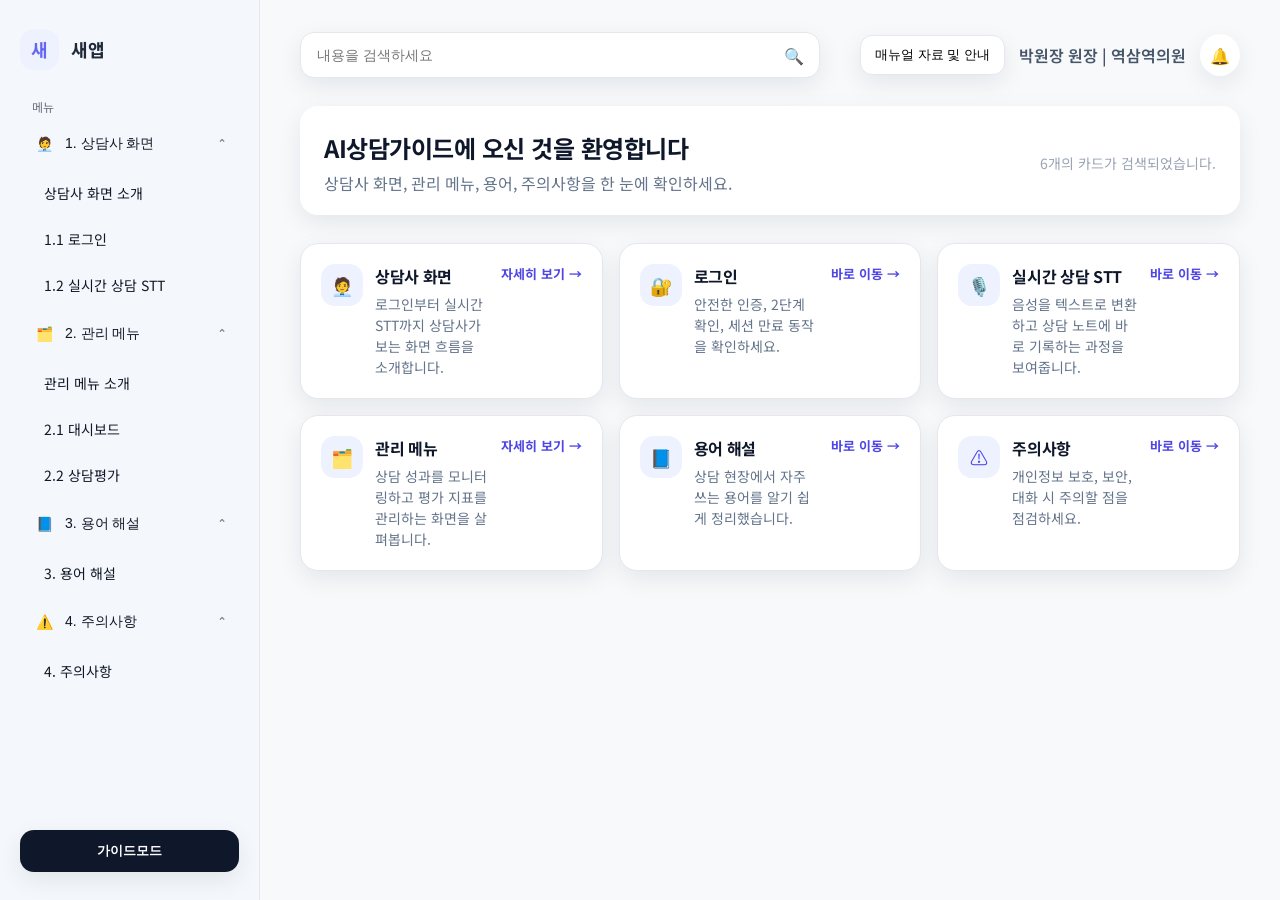
<file: index.html>
<!DOCTYPE html>
<html lang="ko">
<head>
  <meta charset="UTF-8">
  <meta name="viewport" content="width=device-width, initial-scale=1.0">
  <title>AI상담가이드 매뉴얼</title>
  <link rel="stylesheet" href="style.css">
  <link rel="preconnect" href="https://fonts.googleapis.com">
  <link rel="preconnect" href="https://fonts.gstatic.com" crossorigin>
  <link href="https://fonts.googleapis.com/css2?family=Noto+Sans+KR:wght@400;500;600;700&display=swap" rel="stylesheet">
</head>
<body data-page="home">
  <div class="app">
    <aside class="sidebar">
      <div class="logo">
        <span class="logo-mark">새</span>
        <span class="logo-text">새앱</span>
      </div>
      <nav class="nav" id="navMenu">
        <div class="nav-section">
          <div class="nav-label">메뉴</div>
          <button class="nav-accordion" data-target="counselor" aria-expanded="true">
            <span class="icon">🧑‍💼</span>
            <span class="text">1. 상담사 화면</span>
            <span class="chevron" aria-hidden="true">⌄</span>
          </button>
          <div class="nav-panel open" id="counselor">
            <a class="nav-item" data-section="counselor" data-page="counselor" href="counselor.html">상담사 화면 소개</a>
            <a class="nav-item" data-section="login" data-page="counselor" href="counselor.html#login">1.1 로그인</a>
            <a class="nav-item" data-section="stt" data-page="counselor" href="counselor.html#stt">1.2 실시간 상담 STT</a>
          </div>

          <button class="nav-accordion" data-target="management" aria-expanded="true">
            <span class="icon">🗂️</span>
            <span class="text">2. 관리 메뉴</span>
            <span class="chevron" aria-hidden="true">⌄</span>
          </button>
          <div class="nav-panel open" id="management">
            <a class="nav-item" data-section="management" data-page="management" href="management.html">관리 메뉴 소개</a>
            <a class="nav-item" data-section="dashboard" data-page="management" href="management.html#dashboard">2.1 대시보드</a>
            <a class="nav-item" data-section="review" data-page="management" href="management.html#review">2.2 상담평가</a>
          </div>

          <button class="nav-accordion" data-target="glossary" aria-expanded="true">
            <span class="icon">📘</span>
            <span class="text">3. 용어 해설</span>
            <span class="chevron" aria-hidden="true">⌄</span>
          </button>
          <div class="nav-panel open" id="glossary">
            <a class="nav-item" data-section="glossary" data-page="glossary" href="glossary.html">3. 용어 해설</a>
          </div>

          <button class="nav-accordion" data-target="caution" aria-expanded="true">
            <span class="icon">⚠️</span>
            <span class="text">4. 주의사항</span>
            <span class="chevron" aria-hidden="true">⌄</span>
          </button>
          <div class="nav-panel open" id="caution">
            <a class="nav-item" data-section="caution" data-page="caution" href="caution.html">4. 주의사항</a>
          </div>
        </div>
      </nav>
      <button class="guide-button">가이드모드</button>
    </aside>

    <main class="content" id="home">
      <header class="top-bar">
        <div class="search">
          <input type="search" id="searchInput" placeholder="내용을 검색하세요" aria-label="내용 검색">
          <span class="search-icon">🔍</span>
        </div>
        <div class="user-area">
          <button class="btn-outline">매뉴얼 자료 및 안내</button>
          <span class="user">박원장 원장 | 역삼역의원</span>
          <span class="bell" aria-hidden="true">🔔</span>
        </div>
      </header>

      <section class="welcome">
        <div>
          <h1>AI상담가이드에 오신 것을 환영합니다</h1>
          <p>상담사 화면, 관리 메뉴, 용어, 주의사항을 한 눈에 확인하세요.</p>
        </div>
        <span class="subtle" id="resultCount">6개의 카드가 검색되었습니다.</span>
      </section>

      <section class="card-grid" id="cardGrid">
        <article class="card" data-keywords="상담사 화면 로그인 stt">
          <div class="card-icon" aria-hidden="true">🧑‍💼</div>
          <div>
            <h2>상담사 화면</h2>
            <p>로그인부터 실시간 STT까지 상담사가 보는 화면 흐름을 소개합니다.</p>
          </div>
          <a class="cta" href="counselor.html">자세히 보기 →</a>
        </article>
        <article class="card" data-keywords="로그인 계정 보안">
          <div class="card-icon" aria-hidden="true">🔐</div>
          <div>
            <h2>로그인</h2>
            <p>안전한 인증, 2단계 확인, 세션 만료 동작을 확인하세요.</p>
          </div>
          <a class="cta" href="counselor.html#login">바로 이동 →</a>
        </article>
        <article class="card" data-keywords="실시간 상담 STT 음성 텍스트">
          <div class="card-icon" aria-hidden="true">🎙️</div>
          <div>
            <h2>실시간 상담 STT</h2>
            <p>음성을 텍스트로 변환하고 상담 노트에 바로 기록하는 과정을 보여줍니다.</p>
          </div>
          <a class="cta" href="counselor.html#stt">바로 이동 →</a>
        </article>
        <article class="card" data-keywords="관리 메뉴 대시보드 상담평가">
          <div class="card-icon" aria-hidden="true">🗂️</div>
          <div>
            <h2>관리 메뉴</h2>
            <p>상담 성과를 모니터링하고 평가 지표를 관리하는 화면을 살펴봅니다.</p>
          </div>
          <a class="cta" href="management.html">자세히 보기 →</a>
        </article>
        <article class="card" data-keywords="용어 해설 용어집">
          <div class="card-icon" aria-hidden="true">📘</div>
          <div>
            <h2>용어 해설</h2>
            <p>상담 현장에서 자주 쓰는 용어를 알기 쉽게 정리했습니다.</p>
          </div>
          <a class="cta" href="glossary.html">바로 이동 →</a>
        </article>
        <article class="card" data-keywords="주의사항 보안 개인정보">
          <div class="card-icon" aria-hidden="true">⚠️</div>
          <div>
            <h2>주의사항</h2>
            <p>개인정보 보호, 보안, 대화 시 주의할 점을 점검하세요.</p>
          </div>
          <a class="cta" href="caution.html">바로 이동 →</a>
        </article>
      </section>
    </main>
  </div>

  <script src="script.js"></script>
</body>
</html>
</file>
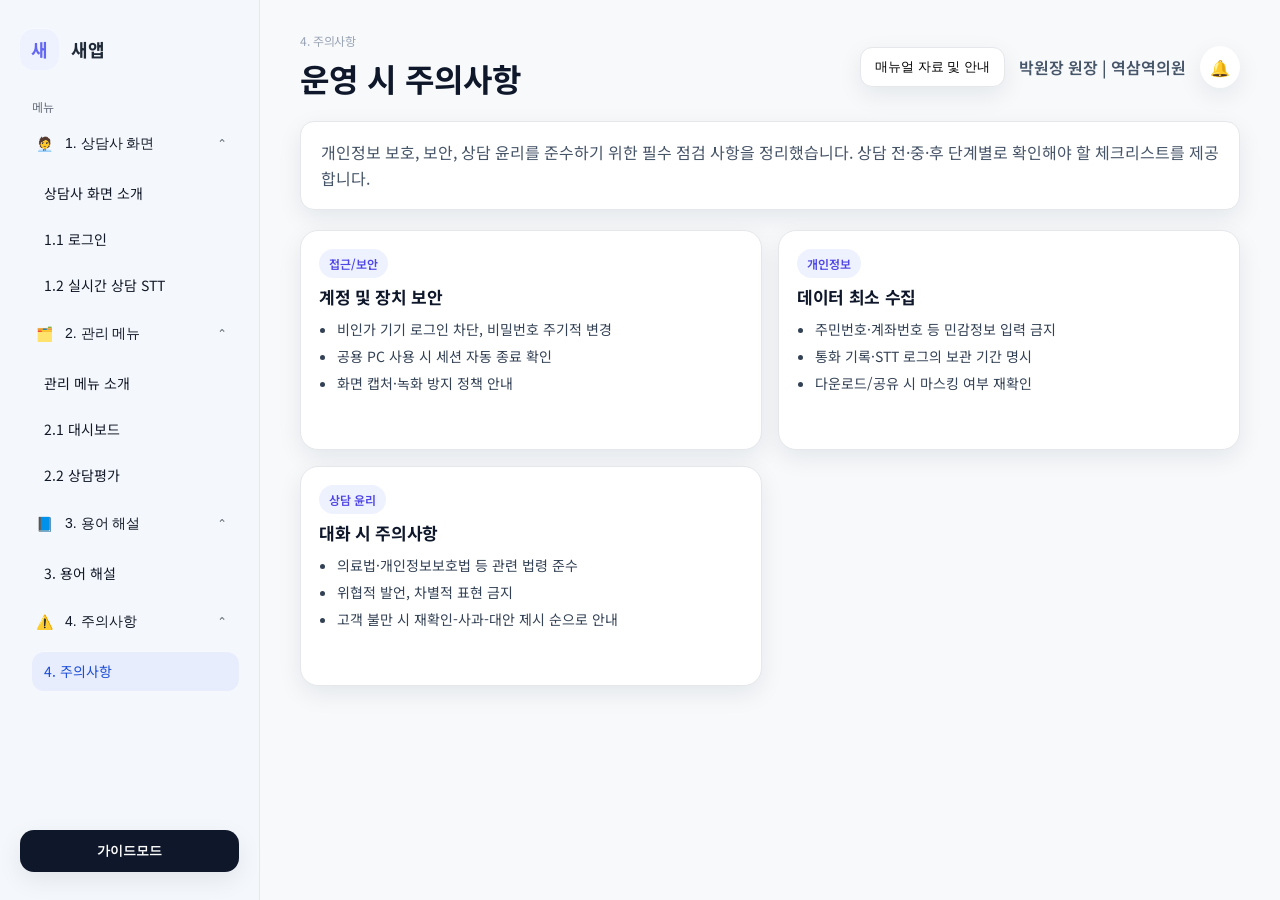
<file: caution.html>
<!DOCTYPE html>
<html lang="ko">
<head>
  <meta charset="UTF-8">
  <meta name="viewport" content="width=device-width, initial-scale=1.0">
  <title>주의사항 | AI상담가이드</title>
  <link rel="stylesheet" href="style.css">
  <link rel="preconnect" href="https://fonts.googleapis.com">
  <link rel="preconnect" href="https://fonts.gstatic.com" crossorigin>
  <link href="https://fonts.googleapis.com/css2?family=Noto+Sans+KR:wght@400;500;600;700&display=swap" rel="stylesheet">
</head>
<body data-page="caution">
  <div class="app">
    <aside class="sidebar">
      <div class="logo">
        <span class="logo-mark">새</span>
        <span class="logo-text">새앱</span>
      </div>
      <nav class="nav" id="navMenu">
        <div class="nav-section">
          <div class="nav-label">메뉴</div>
          <button class="nav-accordion" data-target="counselor" aria-expanded="true">
            <span class="icon">🧑‍💼</span>
            <span class="text">1. 상담사 화면</span>
            <span class="chevron" aria-hidden="true">⌄</span>
          </button>
          <div class="nav-panel open" id="counselor">
            <a class="nav-item" data-section="counselor" data-page="counselor" href="counselor.html">상담사 화면 소개</a>
            <a class="nav-item" data-section="login" data-page="counselor" href="counselor.html#login">1.1 로그인</a>
            <a class="nav-item" data-section="stt" data-page="counselor" href="counselor.html#stt">1.2 실시간 상담 STT</a>
          </div>

          <button class="nav-accordion" data-target="management" aria-expanded="true">
            <span class="icon">🗂️</span>
            <span class="text">2. 관리 메뉴</span>
            <span class="chevron" aria-hidden="true">⌄</span>
          </button>
          <div class="nav-panel open" id="management">
            <a class="nav-item" data-section="management" data-page="management" href="management.html">관리 메뉴 소개</a>
            <a class="nav-item" data-section="dashboard" data-page="management" href="management.html#dashboard">2.1 대시보드</a>
            <a class="nav-item" data-section="review" data-page="management" href="management.html#review">2.2 상담평가</a>
          </div>

          <button class="nav-accordion" data-target="glossary" aria-expanded="true">
            <span class="icon">📘</span>
            <span class="text">3. 용어 해설</span>
            <span class="chevron" aria-hidden="true">⌄</span>
          </button>
          <div class="nav-panel open" id="glossary">
            <a class="nav-item" data-section="glossary" data-page="glossary" href="glossary.html">3. 용어 해설</a>
          </div>

          <button class="nav-accordion" data-target="caution" aria-expanded="true">
            <span class="icon">⚠️</span>
            <span class="text">4. 주의사항</span>
            <span class="chevron" aria-hidden="true">⌄</span>
          </button>
          <div class="nav-panel open" id="caution">
            <a class="nav-item" data-section="caution" data-page="caution" href="caution.html">4. 주의사항</a>
          </div>
        </div>
      </nav>
      <button class="guide-button">가이드모드</button>
    </aside>

    <main class="content content--detail" id="caution-page">
      <header class="top-bar">
        <div>
          <p class="breadcrumb">4. 주의사항</p>
          <h1>운영 시 주의사항</h1>
        </div>
        <div class="user-area">
          <button class="btn-outline">매뉴얼 자료 및 안내</button>
          <span class="user">박원장 원장 | 역삼역의원</span>
          <span class="bell" aria-hidden="true">🔔</span>
        </div>
      </header>

      <section class="intro">
        <p>개인정보 보호, 보안, 상담 윤리를 준수하기 위한 필수 점검 사항을 정리했습니다. 상담 전·중·후 단계별로 확인해야 할 체크리스트를 제공합니다.</p>
      </section>

      <section class="detail-grid detail-grid--single caution-grid">
        <article class="detail-card">
          <div class="detail-card__header">
            <div class="pill">접근/보안</div>
            <h2>계정 및 장치 보안</h2>
          </div>
          <ul class="detail-list">
            <li>비인가 기기 로그인 차단, 비밀번호 주기적 변경</li>
            <li>공용 PC 사용 시 세션 자동 종료 확인</li>
            <li>화면 캡처·녹화 방지 정책 안내</li>
          </ul>
        </article>

        <article class="detail-card">
          <div class="detail-card__header">
            <div class="pill">개인정보</div>
            <h2>데이터 최소 수집</h2>
          </div>
          <ul class="detail-list">
            <li>주민번호·계좌번호 등 민감정보 입력 금지</li>
            <li>통화 기록·STT 로그의 보관 기간 명시</li>
            <li>다운로드/공유 시 마스킹 여부 재확인</li>
          </ul>
        </article>

        <article class="detail-card">
          <div class="detail-card__header">
            <div class="pill">상담 윤리</div>
            <h2>대화 시 주의사항</h2>
          </div>
          <ul class="detail-list">
            <li>의료법·개인정보보호법 등 관련 법령 준수</li>
            <li>위협적 발언, 차별적 표현 금지</li>
            <li>고객 불만 시 재확인-사과-대안 제시 순으로 안내</li>
          </ul>
        </article>
      </section>
    </main>
  </div>

  <script src="script.js"></script>
</body>
</html>
</file>
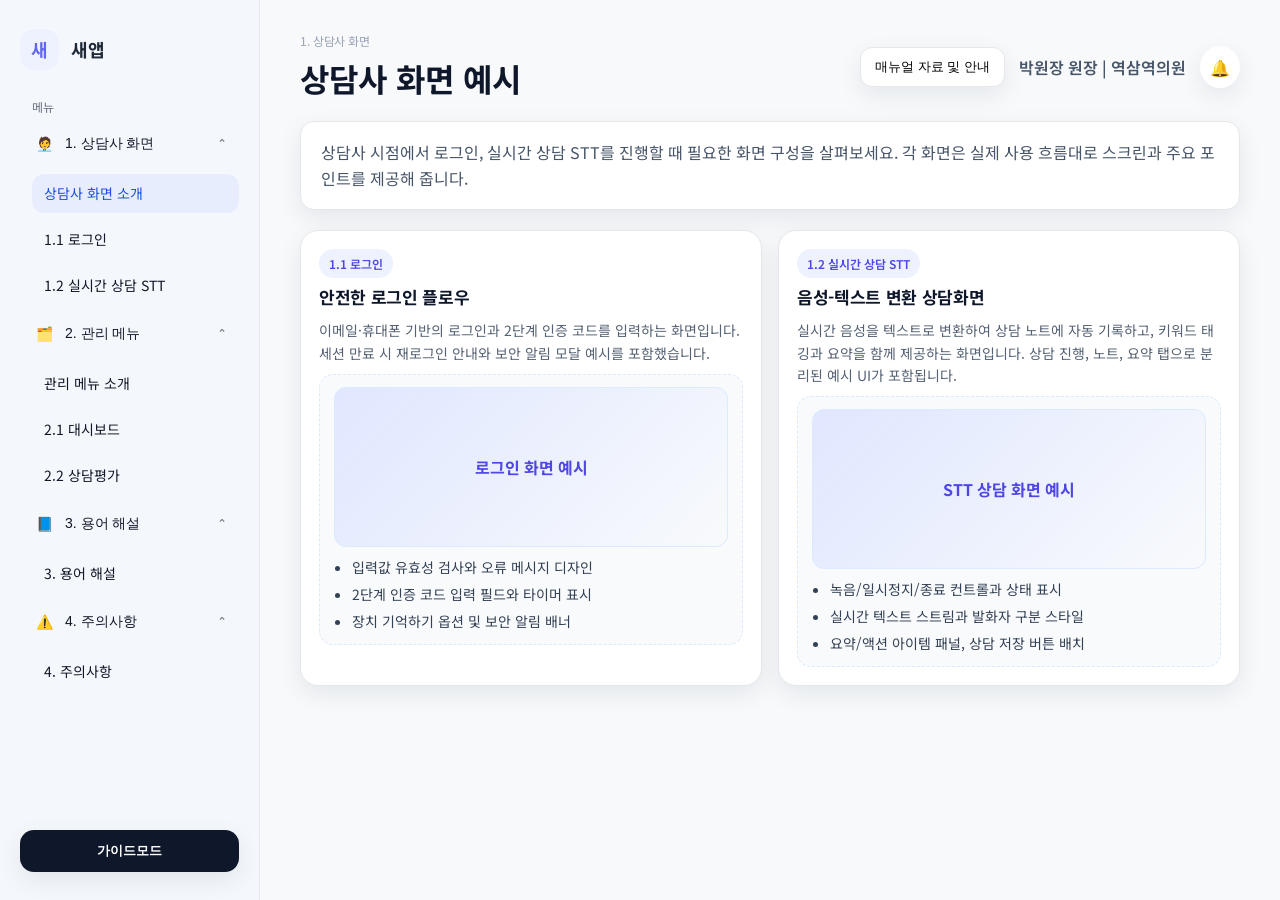
<file: counselor.html>
<!DOCTYPE html>
<html lang="ko">
<head>
  <meta charset="UTF-8">
  <meta name="viewport" content="width=device-width, initial-scale=1.0">
  <title>상담사 화면 | AI상담가이드</title>
  <link rel="stylesheet" href="style.css">
  <link rel="preconnect" href="https://fonts.googleapis.com">
  <link rel="preconnect" href="https://fonts.gstatic.com" crossorigin>
  <link href="https://fonts.googleapis.com/css2?family=Noto+Sans+KR:wght@400;500;600;700&display=swap" rel="stylesheet">
</head>
<body data-page="counselor">
  <div class="app">
    <aside class="sidebar">
      <div class="logo">
        <span class="logo-mark">새</span>
        <span class="logo-text">새앱</span>
      </div>
      <nav class="nav" id="navMenu">
        <div class="nav-section">
          <div class="nav-label">메뉴</div>
          <button class="nav-accordion" data-target="counselor" aria-expanded="true">
            <span class="icon">🧑‍💼</span>
            <span class="text">1. 상담사 화면</span>
            <span class="chevron" aria-hidden="true">⌄</span>
          </button>
          <div class="nav-panel open" id="counselor">
            <a class="nav-item" data-section="counselor" data-page="counselor" href="counselor.html">상담사 화면 소개</a>
            <a class="nav-item" data-section="login" data-page="counselor" href="#login">1.1 로그인</a>
            <a class="nav-item" data-section="stt" data-page="counselor" href="#stt">1.2 실시간 상담 STT</a>
          </div>

          <button class="nav-accordion" data-target="management" aria-expanded="true">
            <span class="icon">🗂️</span>
            <span class="text">2. 관리 메뉴</span>
            <span class="chevron" aria-hidden="true">⌄</span>
          </button>
          <div class="nav-panel open" id="management">
            <a class="nav-item" data-section="management" data-page="management" href="management.html">관리 메뉴 소개</a>
            <a class="nav-item" data-section="dashboard" data-page="management" href="management.html#dashboard">2.1 대시보드</a>
            <a class="nav-item" data-section="review" data-page="management" href="management.html#review">2.2 상담평가</a>
          </div>

          <button class="nav-accordion" data-target="glossary" aria-expanded="true">
            <span class="icon">📘</span>
            <span class="text">3. 용어 해설</span>
            <span class="chevron" aria-hidden="true">⌄</span>
          </button>
          <div class="nav-panel open" id="glossary">
            <a class="nav-item" data-section="glossary" data-page="glossary" href="glossary.html">3. 용어 해설</a>
          </div>

          <button class="nav-accordion" data-target="caution" aria-expanded="true">
            <span class="icon">⚠️</span>
            <span class="text">4. 주의사항</span>
            <span class="chevron" aria-hidden="true">⌄</span>
          </button>
          <div class="nav-panel open" id="caution">
            <a class="nav-item" data-section="caution" data-page="caution" href="caution.html">4. 주의사항</a>
          </div>
        </div>
      </nav>
      <button class="guide-button">가이드모드</button>
    </aside>

    <main class="content content--detail" id="counselor-page">
      <header class="top-bar">
        <div>
          <p class="breadcrumb">1. 상담사 화면</p>
          <h1>상담사 화면 예시</h1>
        </div>
        <div class="user-area">
          <button class="btn-outline">매뉴얼 자료 및 안내</button>
          <span class="user">박원장 원장 | 역삼역의원</span>
          <span class="bell" aria-hidden="true">🔔</span>
        </div>
      </header>

      <section class="intro">
        <p>상담사 시점에서 로그인, 실시간 상담 STT를 진행할 때 필요한 화면 구성을 살펴보세요. 각 화면은 실제 사용 흐름대로 스크린과 주요 포인트를 제공해 줍니다.</p>
      </section>

      <section class="detail-grid detail-grid--single">
        <article id="login" class="detail-card">
          <div class="detail-card__header">
            <div class="pill">1.1 로그인</div>
            <h2>안전한 로그인 플로우</h2>
          </div>
          <p class="detail-card__desc">이메일·휴대폰 기반의 로그인과 2단계 인증 코드를 입력하는 화면입니다. 세션 만료 시 재로그인 안내와 보안 알림 모달 예시를 포함했습니다.</p>
          <div class="figure">
            <div class="figure__screen">로그인 화면 예시</div>
            <ul class="detail-list">
              <li>입력값 유효성 검사와 오류 메시지 디자인</li>
              <li>2단계 인증 코드 입력 필드와 타이머 표시</li>
              <li>장치 기억하기 옵션 및 보안 알림 배너</li>
            </ul>
          </div>
        </article>

        <article id="stt" class="detail-card">
          <div class="detail-card__header">
            <div class="pill">1.2 실시간 상담 STT</div>
            <h2>음성-텍스트 변환 상담화면</h2>
          </div>
          <p class="detail-card__desc">실시간 음성을 텍스트로 변환하여 상담 노트에 자동 기록하고, 키워드 태깅과 요약을 함께 제공하는 화면입니다. 상담 진행, 노트, 요약 탭으로 분리된 예시 UI가 포함됩니다.</p>
          <div class="figure">
            <div class="figure__screen">STT 상담 화면 예시</div>
            <ul class="detail-list">
              <li>녹음/일시정지/종료 컨트롤과 상태 표시</li>
              <li>실시간 텍스트 스트림과 발화자 구분 스타일</li>
              <li>요약/액션 아이템 패널, 상담 저장 버튼 배치</li>
            </ul>
          </div>
        </article>
      </section>
    </main>
  </div>

  <script src="script.js"></script>
</body>
</html>
</file>
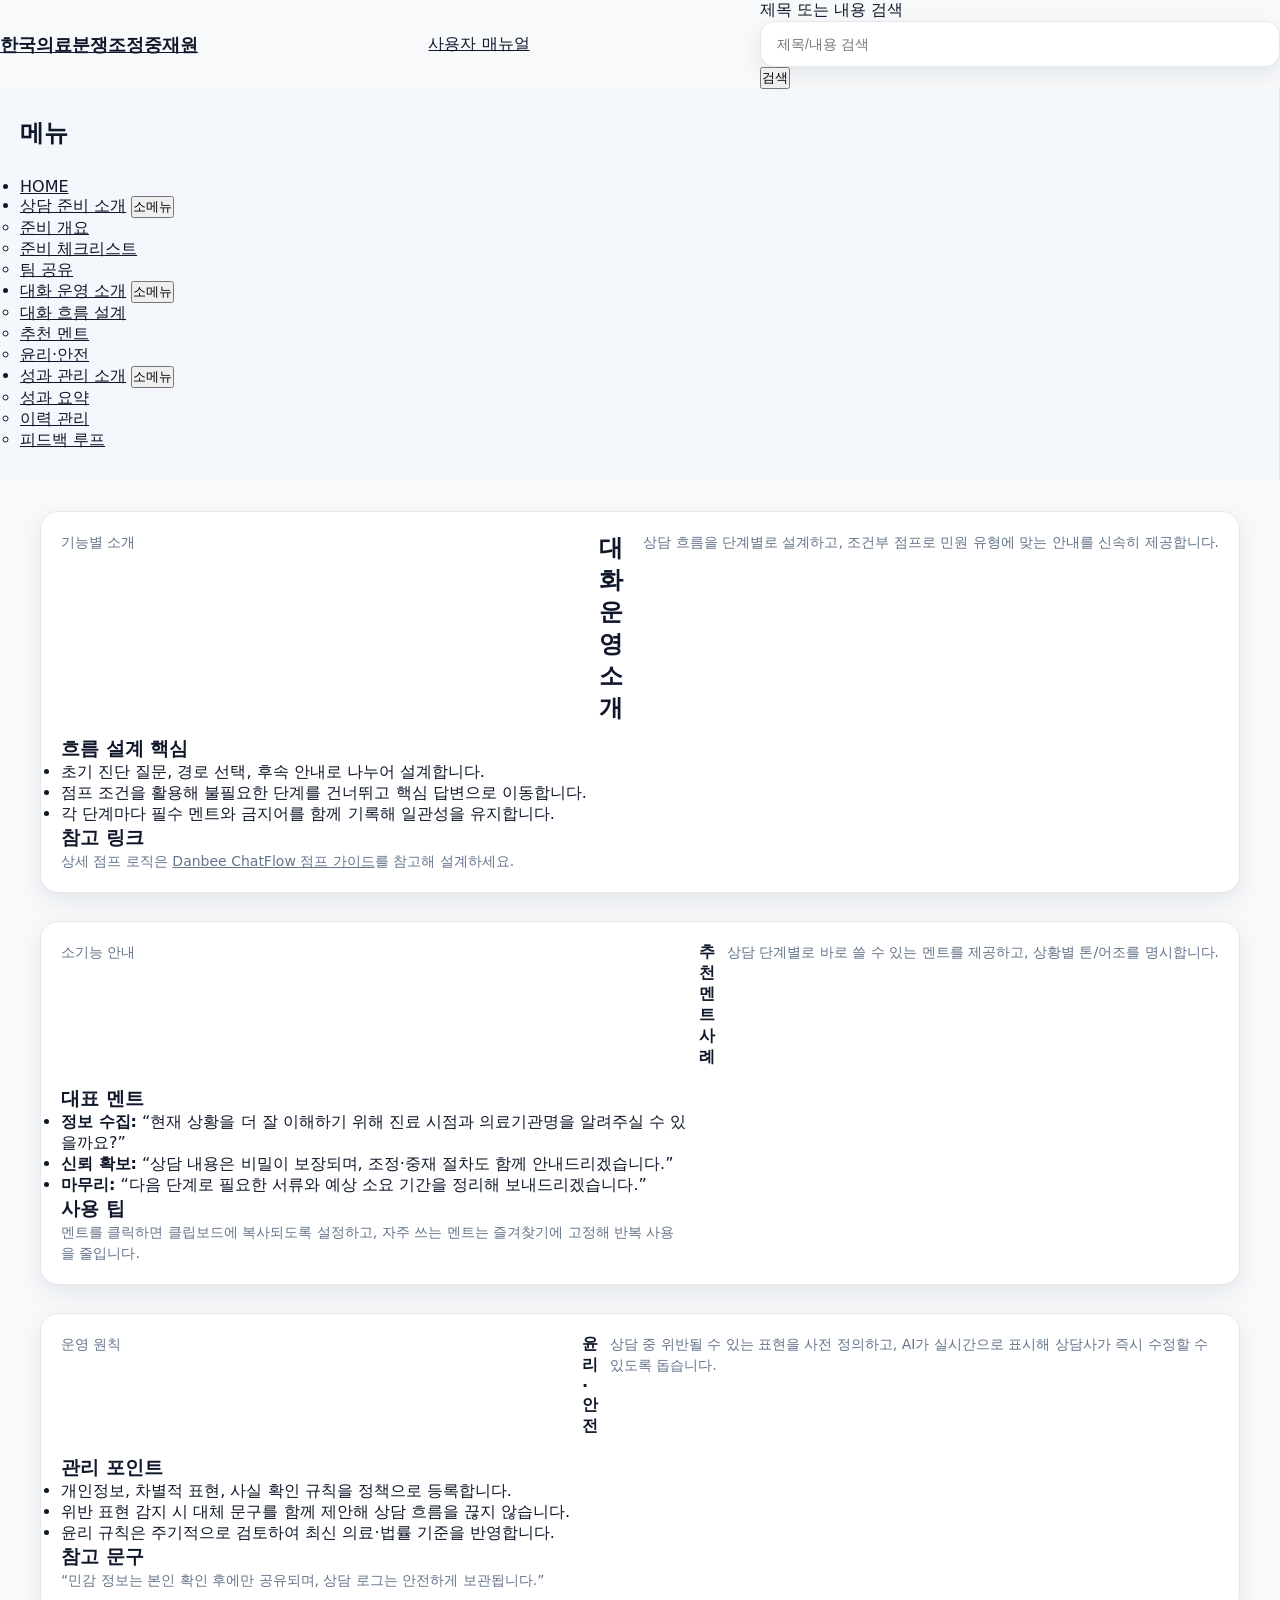
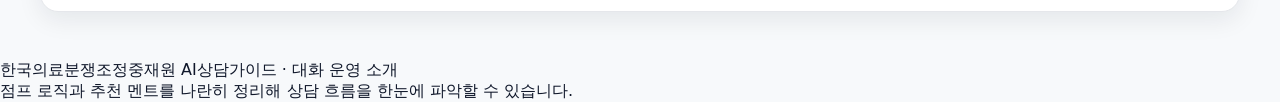
<file: feature-dialogue.html>
<!DOCTYPE html>
<html lang="ko">
<head>
  <meta charset="UTF-8" />
  <meta name="viewport" content="width=device-width, initial-scale=1.0" />
  <title>대화 운영 소개 | 한국의료분쟁조정중재원 AI상담가이드</title>
  <link rel="stylesheet" href="style.css" />
</head>
<body>
  <header class="top-bar">
    <a class="logo" href="index.html#home" aria-label="한국의료분쟁조정중재원 홈으로 이동">한국의료분쟁조정중재원</a>
    <nav class="top-nav" aria-label="상단 메뉴">
      <a href="index.html#manual">사용자 매뉴얼</a>
    </nav>
    <form class="search" id="searchForm" role="search" aria-label="제목과 내용 검색">
      <label class="sr-only" for="searchInput">제목 또는 내용 검색</label>
      <input type="search" id="searchInput" name="search" placeholder="제목/내용 검색" />
      <button type="submit">검색</button>
    </form>
  </header>

  <div class="layout">
    <aside class="sidebar" aria-label="좌측 메뉴">
      <div class="sidebar-header">
        <h2>메뉴</h2>
      </div>
      <nav>
        <ul class="accordion" id="sidebarMenu">
          <li class="accordion-link"><a href="index.html#home">HOME</a></li>

          <li class="accordion-item">
            <div class="accordion-header">
              <a class="section-link" href="feature-prep.html">상담 준비 소개</a>
              <button class="accordion-toggle" aria-expanded="false" aria-controls="prep-menu">소메뉴</button>
            </div>
            <ul class="accordion-panel" id="prep-menu">
              <li><a href="feature-prep.html#prep-overview">준비 개요</a></li>
              <li><a href="feature-prep.html#prep-templates">준비 체크리스트</a></li>
              <li><a href="feature-prep.html#prep-hand-off">팀 공유</a></li>
            </ul>
          </li>

          <li class="accordion-item">
            <div class="accordion-header">
              <a class="section-link" href="feature-dialogue.html">대화 운영 소개</a>
              <button class="accordion-toggle" aria-expanded="false" aria-controls="dialogue-menu">소메뉴</button>
            </div>
            <ul class="accordion-panel" id="dialogue-menu">
              <li><a href="#dialogue-structure">대화 흐름 설계</a></li>
              <li><a href="#dialogue-examples">추천 멘트</a></li>
              <li><a href="#dialogue-safety">윤리·안전</a></li>
            </ul>
          </li>

          <li class="accordion-item">
            <div class="accordion-header">
              <a class="section-link" href="feature-reporting.html">성과 관리 소개</a>
              <button class="accordion-toggle" aria-expanded="false" aria-controls="reporting-menu">소메뉴</button>
            </div>
            <ul class="accordion-panel" id="reporting-menu">
              <li><a href="feature-reporting.html#reporting-summary">성과 요약</a></li>
              <li><a href="feature-reporting.html#reporting-history">이력 관리</a></li>
              <li><a href="feature-reporting.html#reporting-feedback">피드백 루프</a></li>
            </ul>
          </li>
        </ul>
      </nav>
    </aside>

    <main id="manual" class="content">
      <section id="dialogue-structure" class="card content-section" data-title="대화 흐름 설계" data-keywords="점프 시나리오 대화 구조">
        <p class="eyebrow">기능별 소개</p>
        <h1>대화 운영 소개</h1>
        <p class="lead">상담 흐름을 단계별로 설계하고, 조건부 점프로 민원 유형에 맞는 안내를 신속히 제공합니다.</p>
        <div class="grid-two">
          <div>
            <h3>흐름 설계 핵심</h3>
            <ul>
              <li>초기 진단 질문, 경로 선택, 후속 안내로 나누어 설계합니다.</li>
              <li>점프 조건을 활용해 불필요한 단계를 건너뛰고 핵심 답변으로 이동합니다.</li>
              <li>각 단계마다 필수 멘트와 금지어를 함께 기록해 일관성을 유지합니다.</li>
            </ul>
          </div>
          <div>
            <h3>참고 링크</h3>
            <p>상세 점프 로직은 <a href="https://doc.danbee.ai/chatflow_jump.html" target="_blank" rel="noreferrer">Danbee ChatFlow 점프 가이드</a>를 참고해 설계하세요.</p>
          </div>
        </div>
      </section>

      <section id="dialogue-examples" class="card content-section" data-title="추천 멘트 사례" data-keywords="추천 멘트 응답 예시 톤">
        <p class="eyebrow">소기능 안내</p>
        <h2>추천 멘트 사례</h2>
        <p class="lead">상담 단계별로 바로 쓸 수 있는 멘트를 제공하고, 상황별 톤/어조를 명시합니다.</p>
        <div class="grid-two">
          <div>
            <h3>대표 멘트</h3>
            <ul>
              <li><strong>정보 수집:</strong> “현재 상황을 더 잘 이해하기 위해 진료 시점과 의료기관명을 알려주실 수 있을까요?”</li>
              <li><strong>신뢰 확보:</strong> “상담 내용은 비밀이 보장되며, 조정·중재 절차도 함께 안내드리겠습니다.”</li>
              <li><strong>마무리:</strong> “다음 단계로 필요한 서류와 예상 소요 기간을 정리해 보내드리겠습니다.”</li>
            </ul>
          </div>
          <div>
            <h3>사용 팁</h3>
            <p>멘트를 클릭하면 클립보드에 복사되도록 설정하고, 자주 쓰는 멘트는 즐겨찾기에 고정해 반복 사용을 줄입니다.</p>
          </div>
        </div>
      </section>

      <section id="dialogue-safety" class="card content-section" data-title="윤리·안전" data-keywords="윤리 가이드 개인정보 보호">
        <p class="eyebrow">운영 원칙</p>
        <h2>윤리·안전</h2>
        <p class="lead">상담 중 위반될 수 있는 표현을 사전 정의하고, AI가 실시간으로 표시해 상담사가 즉시 수정할 수 있도록 돕습니다.</p>
        <div class="grid-two">
          <div>
            <h3>관리 포인트</h3>
            <ul>
              <li>개인정보, 차별적 표현, 사실 확인 규칙을 정책으로 등록합니다.</li>
              <li>위반 표현 감지 시 대체 문구를 함께 제안해 상담 흐름을 끊지 않습니다.</li>
              <li>윤리 규칙은 주기적으로 검토하여 최신 의료·법률 기준을 반영합니다.</li>
            </ul>
          </div>
          <div>
            <h3>참고 문구</h3>
            <p>“민감 정보는 본인 확인 후에만 공유되며, 상담 로그는 안전하게 보관됩니다.”</p>
          </div>
        </div>
      </section>
    </main>
  </div>

  <footer class="footer">
    <p>한국의료분쟁조정중재원 AI상담가이드 · 대화 운영 소개</p>
    <p class="footer-note">점프 로직과 추천 멘트를 나란히 정리해 상담 흐름을 한눈에 파악할 수 있습니다.</p>
  </footer>

  <script src="script.js"></script>
</body>
</html>
</file>
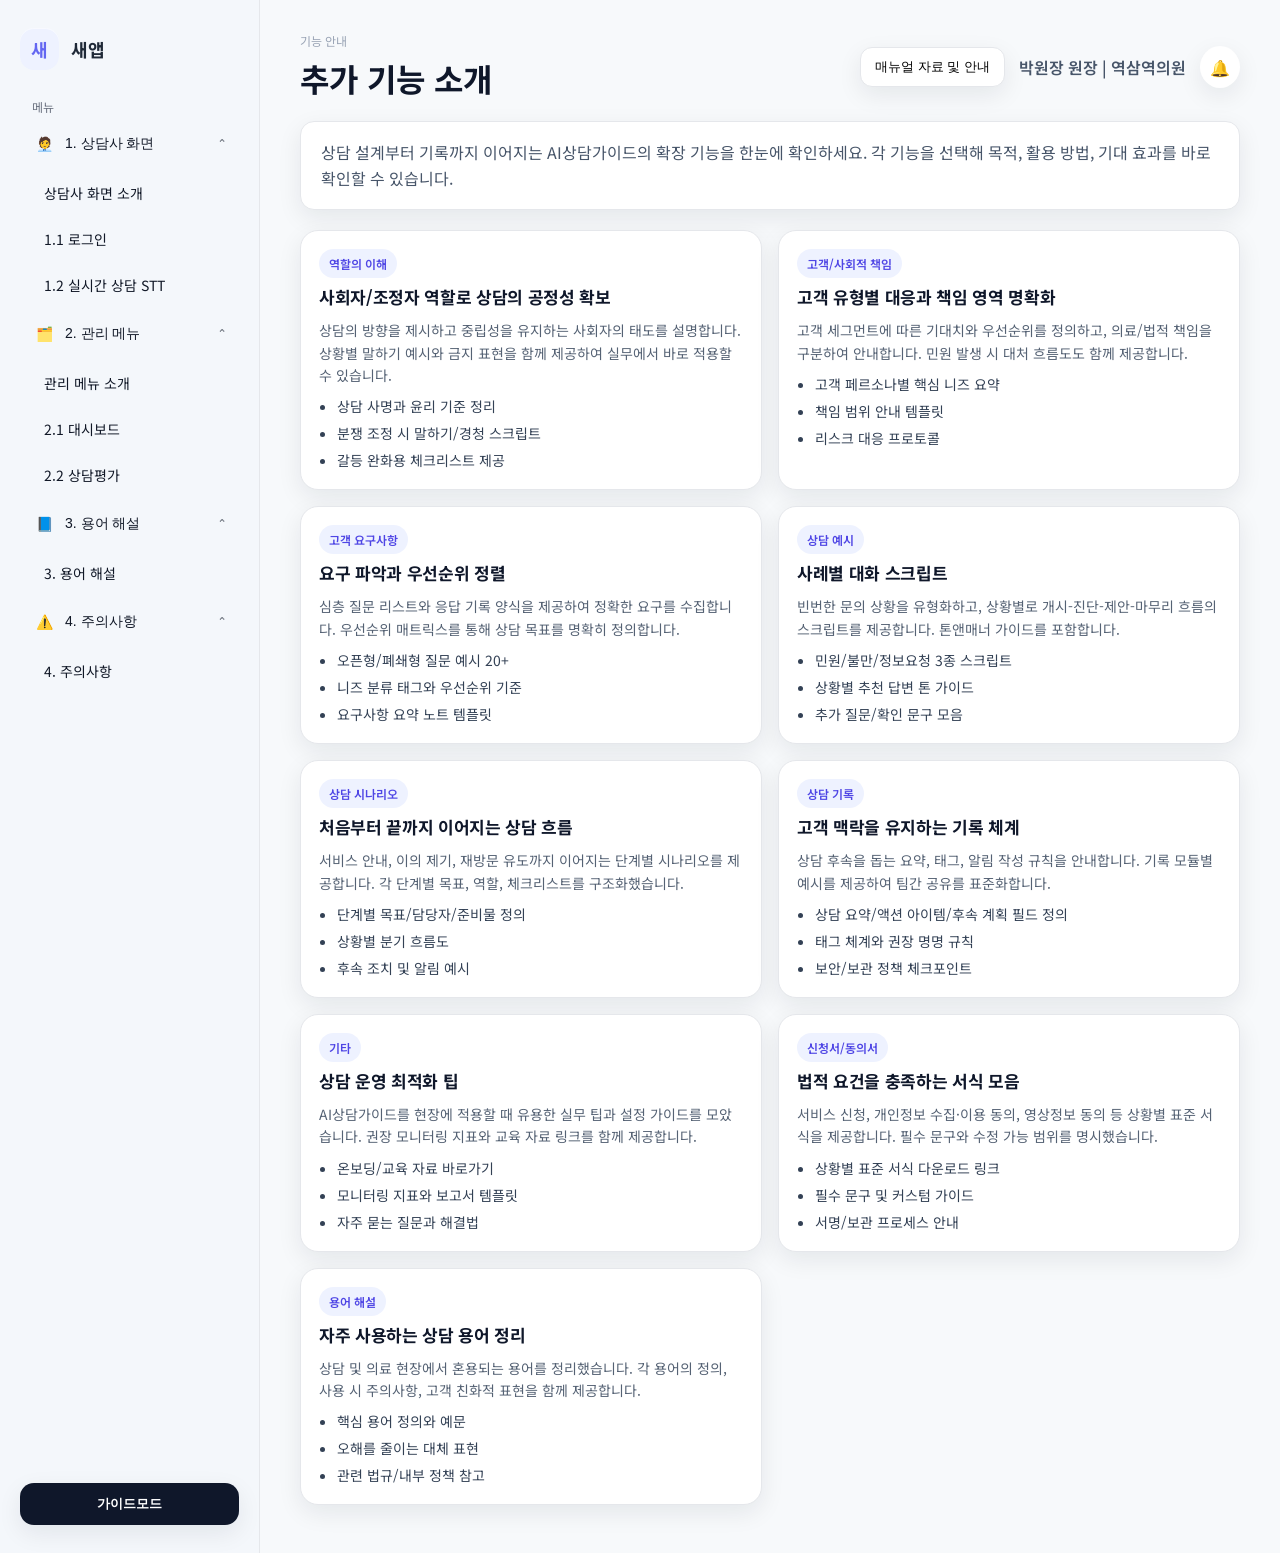
<file: feature-intro.html>
<!DOCTYPE html>
<html lang="ko">
<head>
  <meta charset="UTF-8">
  <meta name="viewport" content="width=device-width, initial-scale=1.0">
  <title>AI상담가이드 기능 소개</title>
  <link rel="stylesheet" href="style.css">
  <link rel="preconnect" href="https://fonts.googleapis.com">
  <link rel="preconnect" href="https://fonts.gstatic.com" crossorigin>
  <link href="https://fonts.googleapis.com/css2?family=Noto+Sans+KR:wght@400;500;600;700&display=swap" rel="stylesheet">
</head>
<body data-page="features">
  <div class="app">
    <aside class="sidebar">
      <div class="logo">
        <span class="logo-mark">새</span>
        <span class="logo-text">새앱</span>
      </div>
      <nav class="nav" id="navMenu">
        <div class="nav-section">
          <div class="nav-label">메뉴</div>
          <button class="nav-accordion" data-target="counselor" aria-expanded="true">
            <span class="icon">🧑‍💼</span>
            <span class="text">1. 상담사 화면</span>
            <span class="chevron" aria-hidden="true">⌄</span>
          </button>
          <div class="nav-panel open" id="counselor">
            <a class="nav-item" data-section="counselor" data-page="counselor" href="counselor.html">상담사 화면 소개</a>
            <a class="nav-item" data-section="login" data-page="counselor" href="counselor.html#login">1.1 로그인</a>
            <a class="nav-item" data-section="stt" data-page="counselor" href="counselor.html#stt">1.2 실시간 상담 STT</a>
          </div>

          <button class="nav-accordion" data-target="management" aria-expanded="true">
            <span class="icon">🗂️</span>
            <span class="text">2. 관리 메뉴</span>
            <span class="chevron" aria-hidden="true">⌄</span>
          </button>
          <div class="nav-panel open" id="management">
            <a class="nav-item" data-section="management" data-page="management" href="management.html">관리 메뉴 소개</a>
            <a class="nav-item" data-section="dashboard" data-page="management" href="management.html#dashboard">2.1 대시보드</a>
            <a class="nav-item" data-section="review" data-page="management" href="management.html#review">2.2 상담평가</a>
          </div>

          <button class="nav-accordion" data-target="glossary" aria-expanded="true">
            <span class="icon">📘</span>
            <span class="text">3. 용어 해설</span>
            <span class="chevron" aria-hidden="true">⌄</span>
          </button>
          <div class="nav-panel open" id="glossary">
            <a class="nav-item" data-section="glossary" data-page="glossary" href="glossary.html">3. 용어 해설</a>
          </div>

          <button class="nav-accordion" data-target="caution" aria-expanded="true">
            <span class="icon">⚠️</span>
            <span class="text">4. 주의사항</span>
            <span class="chevron" aria-hidden="true">⌄</span>
          </button>
          <div class="nav-panel open" id="caution">
            <a class="nav-item" data-section="caution" data-page="caution" href="caution.html">4. 주의사항</a>
          </div>
        </div>
      </nav>
      <button class="guide-button">가이드모드</button>
    </aside>

    <main class="content content--detail" id="overview">
      <header class="top-bar">
        <div>
          <p class="breadcrumb">기능 안내</p>
          <h1>추가 기능 소개</h1>
        </div>
        <div class="user-area">
          <button class="btn-outline">매뉴얼 자료 및 안내</button>
          <span class="user">박원장 원장 | 역삼역의원</span>
          <span class="bell" aria-hidden="true">🔔</span>
        </div>
      </header>

      <section class="intro">
        <p>상담 설계부터 기록까지 이어지는 AI상담가이드의 확장 기능을 한눈에 확인하세요. 각 기능을 선택해 목적, 활용 방법, 기대 효과를 바로 확인할 수 있습니다.</p>
      </section>

      <section class="detail-grid">
        <article id="roles" class="detail-card">
          <div class="detail-card__header">
            <div class="pill">역할의 이해</div>
            <h2>사회자/조정자 역할로 상담의 공정성 확보</h2>
          </div>
          <p class="detail-card__desc">상담의 방향을 제시하고 중립성을 유지하는 사회자의 태도를 설명합니다. 상황별 말하기 예시와 금지 표현을 함께 제공하여 실무에서 바로 적용할 수 있습니다.</p>
          <ul class="detail-list">
            <li>상담 사명과 윤리 기준 정리</li>
            <li>분쟁 조정 시 말하기/경청 스크립트</li>
            <li>갈등 완화용 체크리스트 제공</li>
          </ul>
        </article>

        <article id="customers" class="detail-card">
          <div class="detail-card__header">
            <div class="pill">고객/사회적 책임</div>
            <h2>고객 유형별 대응과 책임 영역 명확화</h2>
          </div>
          <p class="detail-card__desc">고객 세그먼트에 따른 기대치와 우선순위를 정의하고, 의료/법적 책임을 구분하여 안내합니다. 민원 발생 시 대처 흐름도도 함께 제공합니다.</p>
          <ul class="detail-list">
            <li>고객 페르소나별 핵심 니즈 요약</li>
            <li>책임 범위 안내 템플릿</li>
            <li>리스크 대응 프로토콜</li>
          </ul>
        </article>

        <article id="needs" class="detail-card">
          <div class="detail-card__header">
            <div class="pill">고객 요구사항</div>
            <h2>요구 파악과 우선순위 정렬</h2>
          </div>
          <p class="detail-card__desc">심층 질문 리스트와 응답 기록 양식을 제공하여 정확한 요구를 수집합니다. 우선순위 매트릭스를 통해 상담 목표를 명확히 정의합니다.</p>
          <ul class="detail-list">
            <li>오픈형/폐쇄형 질문 예시 20+</li>
            <li>니즈 분류 태그와 우선순위 기준</li>
            <li>요구사항 요약 노트 템플릿</li>
          </ul>
        </article>

        <article id="dialogue" class="detail-card">
          <div class="detail-card__header">
            <div class="pill">상담 예시</div>
            <h2>사례별 대화 스크립트</h2>
          </div>
          <p class="detail-card__desc">빈번한 문의 상황을 유형화하고, 상황별로 개시-진단-제안-마무리 흐름의 스크립트를 제공합니다. 톤앤매너 가이드를 포함합니다.</p>
          <ul class="detail-list">
            <li>민원/불만/정보요청 3종 스크립트</li>
            <li>상황별 추천 답변 톤 가이드</li>
            <li>추가 질문/확인 문구 모음</li>
          </ul>
        </article>

        <article id="flow" class="detail-card">
          <div class="detail-card__header">
            <div class="pill">상담 시나리오</div>
            <h2>처음부터 끝까지 이어지는 상담 흐름</h2>
          </div>
          <p class="detail-card__desc">서비스 안내, 이의 제기, 재방문 유도까지 이어지는 단계별 시나리오를 제공합니다. 각 단계별 목표, 역할, 체크리스트를 구조화했습니다.</p>
          <ul class="detail-list">
            <li>단계별 목표/담당자/준비물 정의</li>
            <li>상황별 분기 흐름도</li>
            <li>후속 조치 및 알림 예시</li>
          </ul>
        </article>

        <article id="record" class="detail-card">
          <div class="detail-card__header">
            <div class="pill">상담 기록</div>
            <h2>고객 맥락을 유지하는 기록 체계</h2>
          </div>
          <p class="detail-card__desc">상담 후속을 돕는 요약, 태그, 알림 작성 규칙을 안내합니다. 기록 모듈별 예시를 제공하여 팀간 공유를 표준화합니다.</p>
          <ul class="detail-list">
            <li>상담 요약/액션 아이템/후속 계획 필드 정의</li>
            <li>태그 체계와 권장 명명 규칙</li>
            <li>보안/보관 정책 체크포인트</li>
          </ul>
        </article>

        <article id="tips" class="detail-card">
          <div class="detail-card__header">
            <div class="pill">기타</div>
            <h2>상담 운영 최적화 팁</h2>
          </div>
          <p class="detail-card__desc">AI상담가이드를 현장에 적용할 때 유용한 실무 팁과 설정 가이드를 모았습니다. 권장 모니터링 지표와 교육 자료 링크를 함께 제공합니다.</p>
          <ul class="detail-list">
            <li>온보딩/교육 자료 바로가기</li>
            <li>모니터링 지표와 보고서 템플릿</li>
            <li>자주 묻는 질문과 해결법</li>
          </ul>
        </article>

        <article id="forms" class="detail-card">
          <div class="detail-card__header">
            <div class="pill">신청서/동의서</div>
            <h2>법적 요건을 충족하는 서식 모음</h2>
          </div>
          <p class="detail-card__desc">서비스 신청, 개인정보 수집·이용 동의, 영상정보 동의 등 상황별 표준 서식을 제공합니다. 필수 문구와 수정 가능 범위를 명시했습니다.</p>
          <ul class="detail-list">
            <li>상황별 표준 서식 다운로드 링크</li>
            <li>필수 문구 및 커스텀 가이드</li>
            <li>서명/보관 프로세스 안내</li>
          </ul>
        </article>

        <article id="terms" class="detail-card">
          <div class="detail-card__header">
            <div class="pill">용어 해설</div>
            <h2>자주 사용하는 상담 용어 정리</h2>
          </div>
          <p class="detail-card__desc">상담 및 의료 현장에서 혼용되는 용어를 정리했습니다. 각 용어의 정의, 사용 시 주의사항, 고객 친화적 표현을 함께 제공합니다.</p>
          <ul class="detail-list">
            <li>핵심 용어 정의와 예문</li>
            <li>오해를 줄이는 대체 표현</li>
            <li>관련 법규/내부 정책 참고</li>
          </ul>
        </article>
      </section>
    </main>
  </div>

  <script src="script.js"></script>
</body>
</html>
</file>
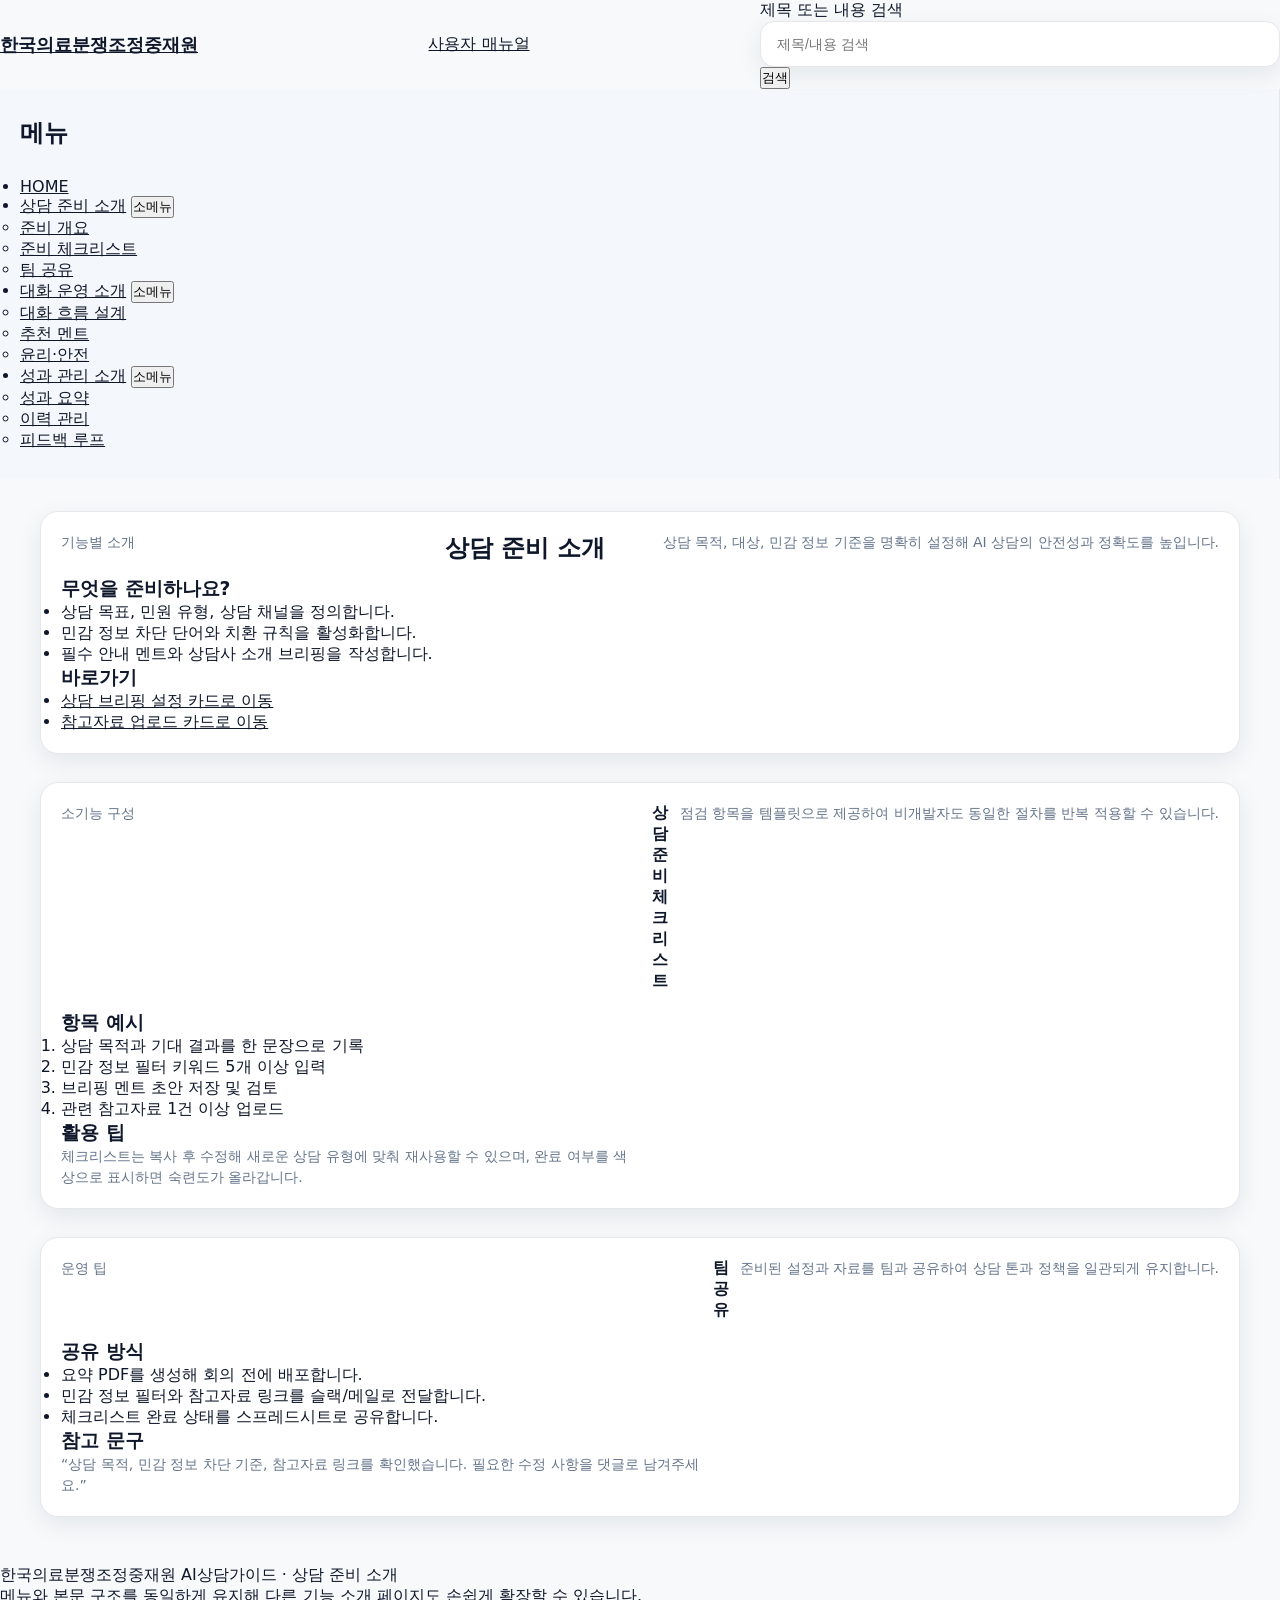
<file: feature-prep.html>
<!DOCTYPE html>
<html lang="ko">
<head>
  <meta charset="UTF-8" />
  <meta name="viewport" content="width=device-width, initial-scale=1.0" />
  <title>상담 준비 소개 | 한국의료분쟁조정중재원 AI상담가이드</title>
  <link rel="stylesheet" href="style.css" />
</head>
<body>
  <header class="top-bar">
    <a class="logo" href="index.html#home" aria-label="한국의료분쟁조정중재원 홈으로 이동">한국의료분쟁조정중재원</a>
    <nav class="top-nav" aria-label="상단 메뉴">
      <a href="index.html#manual">사용자 매뉴얼</a>
    </nav>
    <form class="search" id="searchForm" role="search" aria-label="제목과 내용 검색">
      <label class="sr-only" for="searchInput">제목 또는 내용 검색</label>
      <input type="search" id="searchInput" name="search" placeholder="제목/내용 검색" />
      <button type="submit">검색</button>
    </form>
  </header>

  <div class="layout">
    <aside class="sidebar" aria-label="좌측 메뉴">
      <div class="sidebar-header">
        <h2>메뉴</h2>
      </div>
      <nav>
        <ul class="accordion" id="sidebarMenu">
          <li class="accordion-link"><a href="index.html#home">HOME</a></li>

          <li class="accordion-item">
            <div class="accordion-header">
              <a class="section-link" href="feature-prep.html">상담 준비 소개</a>
              <button class="accordion-toggle" aria-expanded="false" aria-controls="prep-menu">소메뉴</button>
            </div>
            <ul class="accordion-panel" id="prep-menu">
              <li><a href="#prep-overview">준비 개요</a></li>
              <li><a href="#prep-templates">준비 체크리스트</a></li>
              <li><a href="#prep-hand-off">팀 공유</a></li>
            </ul>
          </li>

          <li class="accordion-item">
            <div class="accordion-header">
              <a class="section-link" href="feature-dialogue.html">대화 운영 소개</a>
              <button class="accordion-toggle" aria-expanded="false" aria-controls="dialogue-menu">소메뉴</button>
            </div>
            <ul class="accordion-panel" id="dialogue-menu">
              <li><a href="feature-dialogue.html#dialogue-structure">대화 흐름 설계</a></li>
              <li><a href="feature-dialogue.html#dialogue-examples">추천 멘트</a></li>
              <li><a href="feature-dialogue.html#dialogue-safety">윤리·안전</a></li>
            </ul>
          </li>

          <li class="accordion-item">
            <div class="accordion-header">
              <a class="section-link" href="feature-reporting.html">성과 관리 소개</a>
              <button class="accordion-toggle" aria-expanded="false" aria-controls="reporting-menu">소메뉴</button>
            </div>
            <ul class="accordion-panel" id="reporting-menu">
              <li><a href="feature-reporting.html#reporting-summary">성과 요약</a></li>
              <li><a href="feature-reporting.html#reporting-history">이력 관리</a></li>
              <li><a href="feature-reporting.html#reporting-feedback">피드백 루프</a></li>
            </ul>
          </li>
        </ul>
      </nav>
    </aside>

    <main id="manual" class="content">
      <section id="prep-overview" class="card content-section" data-title="상담 준비 소개" data-keywords="상담 준비 개요 목적 설정">
        <p class="eyebrow">기능별 소개</p>
        <h1>상담 준비 소개</h1>
        <p class="lead">상담 목적, 대상, 민감 정보 기준을 명확히 설정해 AI 상담의 안전성과 정확도를 높입니다.</p>
        <div class="grid-two">
          <div>
            <h3>무엇을 준비하나요?</h3>
            <ul>
              <li>상담 목표, 민원 유형, 상담 채널을 정의합니다.</li>
              <li>민감 정보 차단 단어와 치환 규칙을 활성화합니다.</li>
              <li>필수 안내 멘트와 상담사 소개 브리핑을 작성합니다.</li>
            </ul>
          </div>
          <div>
            <h3>바로가기</h3>
            <ul>
              <li><a href="index.html#prep-briefing">상담 브리핑 설정 카드로 이동</a></li>
              <li><a href="index.html#prep-references">참고자료 업로드 카드로 이동</a></li>
            </ul>
          </div>
        </div>
      </section>

      <section id="prep-templates" class="card content-section" data-title="상담 준비 체크리스트" data-keywords="체크리스트 양식 템플릿">
        <p class="eyebrow">소기능 구성</p>
        <h2>상담 준비 체크리스트</h2>
        <p class="lead">점검 항목을 템플릿으로 제공하여 비개발자도 동일한 절차를 반복 적용할 수 있습니다.</p>
        <div class="grid-two">
          <div>
            <h3>항목 예시</h3>
            <ol>
              <li>상담 목적과 기대 결과를 한 문장으로 기록</li>
              <li>민감 정보 필터 키워드 5개 이상 입력</li>
              <li>브리핑 멘트 초안 저장 및 검토</li>
              <li>관련 참고자료 1건 이상 업로드</li>
            </ol>
          </div>
          <div>
            <h3>활용 팁</h3>
            <p>체크리스트는 복사 후 수정해 새로운 상담 유형에 맞춰 재사용할 수 있으며, 완료 여부를 색상으로 표시하면 숙련도가 올라갑니다.</p>
          </div>
        </div>
      </section>

      <section id="prep-hand-off" class="card content-section" data-title="팀 공유" data-keywords="팀 공유 핸드오프 회의록">
        <p class="eyebrow">운영 팁</p>
        <h2>팀 공유</h2>
        <p class="lead">준비된 설정과 자료를 팀과 공유하여 상담 톤과 정책을 일관되게 유지합니다.</p>
        <div class="grid-two">
          <div>
            <h3>공유 방식</h3>
            <ul>
              <li>요약 PDF를 생성해 회의 전에 배포합니다.</li>
              <li>민감 정보 필터와 참고자료 링크를 슬랙/메일로 전달합니다.</li>
              <li>체크리스트 완료 상태를 스프레드시트로 공유합니다.</li>
            </ul>
          </div>
          <div>
            <h3>참고 문구</h3>
            <p>“상담 목적, 민감 정보 차단 기준, 참고자료 링크를 확인했습니다. 필요한 수정 사항을 댓글로 남겨주세요.”</p>
          </div>
        </div>
      </section>
    </main>
  </div>

  <footer class="footer">
    <p>한국의료분쟁조정중재원 AI상담가이드 · 상담 준비 소개</p>
    <p class="footer-note">메뉴와 본문 구조를 동일하게 유지해 다른 기능 소개 페이지도 손쉽게 확장할 수 있습니다.</p>
  </footer>

  <script src="script.js"></script>
</body>
</html>
</file>
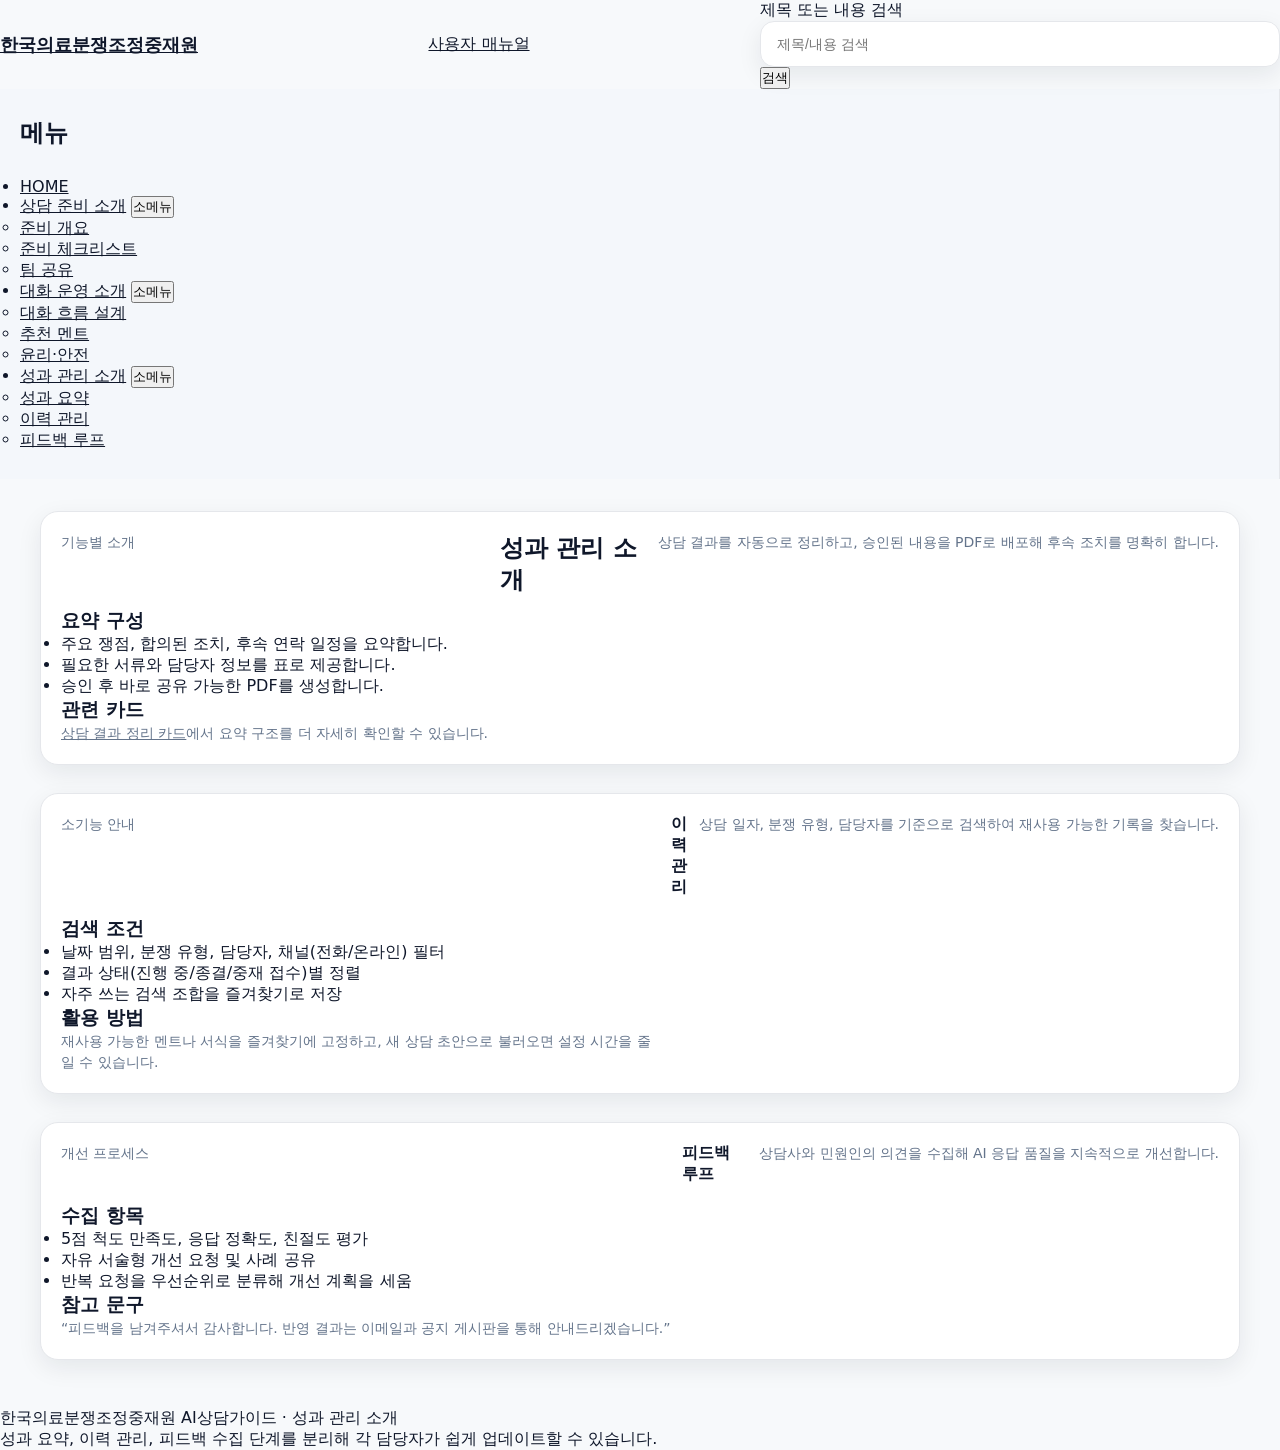
<file: feature-reporting.html>
<!DOCTYPE html>
<html lang="ko">
<head>
  <meta charset="UTF-8" />
  <meta name="viewport" content="width=device-width, initial-scale=1.0" />
  <title>성과 관리 소개 | 한국의료분쟁조정중재원 AI상담가이드</title>
  <link rel="stylesheet" href="style.css" />
</head>
<body>
  <header class="top-bar">
    <a class="logo" href="index.html#home" aria-label="한국의료분쟁조정중재원 홈으로 이동">한국의료분쟁조정중재원</a>
    <nav class="top-nav" aria-label="상단 메뉴">
      <a href="index.html#manual">사용자 매뉴얼</a>
    </nav>
    <form class="search" id="searchForm" role="search" aria-label="제목과 내용 검색">
      <label class="sr-only" for="searchInput">제목 또는 내용 검색</label>
      <input type="search" id="searchInput" name="search" placeholder="제목/내용 검색" />
      <button type="submit">검색</button>
    </form>
  </header>

  <div class="layout">
    <aside class="sidebar" aria-label="좌측 메뉴">
      <div class="sidebar-header">
        <h2>메뉴</h2>
      </div>
      <nav>
        <ul class="accordion" id="sidebarMenu">
          <li class="accordion-link"><a href="index.html#home">HOME</a></li>

          <li class="accordion-item">
            <div class="accordion-header">
              <a class="section-link" href="feature-prep.html">상담 준비 소개</a>
              <button class="accordion-toggle" aria-expanded="false" aria-controls="prep-menu">소메뉴</button>
            </div>
            <ul class="accordion-panel" id="prep-menu">
              <li><a href="feature-prep.html#prep-overview">준비 개요</a></li>
              <li><a href="feature-prep.html#prep-templates">준비 체크리스트</a></li>
              <li><a href="feature-prep.html#prep-hand-off">팀 공유</a></li>
            </ul>
          </li>

          <li class="accordion-item">
            <div class="accordion-header">
              <a class="section-link" href="feature-dialogue.html">대화 운영 소개</a>
              <button class="accordion-toggle" aria-expanded="false" aria-controls="dialogue-menu">소메뉴</button>
            </div>
            <ul class="accordion-panel" id="dialogue-menu">
              <li><a href="feature-dialogue.html#dialogue-structure">대화 흐름 설계</a></li>
              <li><a href="feature-dialogue.html#dialogue-examples">추천 멘트</a></li>
              <li><a href="feature-dialogue.html#dialogue-safety">윤리·안전</a></li>
            </ul>
          </li>

          <li class="accordion-item">
            <div class="accordion-header">
              <a class="section-link" href="feature-reporting.html">성과 관리 소개</a>
              <button class="accordion-toggle" aria-expanded="false" aria-controls="reporting-menu">소메뉴</button>
            </div>
            <ul class="accordion-panel" id="reporting-menu">
              <li><a href="#reporting-summary">성과 요약</a></li>
              <li><a href="#reporting-history">이력 관리</a></li>
              <li><a href="#reporting-feedback">피드백 루프</a></li>
            </ul>
          </li>
        </ul>
      </nav>
    </aside>

    <main id="manual" class="content">
      <section id="reporting-summary" class="card content-section" data-title="성과 요약" data-keywords="보고서 요약 자동 생성">
        <p class="eyebrow">기능별 소개</p>
        <h1>성과 관리 소개</h1>
        <p class="lead">상담 결과를 자동으로 정리하고, 승인된 내용을 PDF로 배포해 후속 조치를 명확히 합니다.</p>
        <div class="grid-two">
          <div>
            <h3>요약 구성</h3>
            <ul>
              <li>주요 쟁점, 합의된 조치, 후속 연락 일정을 요약합니다.</li>
              <li>필요한 서류와 담당자 정보를 표로 제공합니다.</li>
              <li>승인 후 바로 공유 가능한 PDF를 생성합니다.</li>
            </ul>
          </div>
          <div>
            <h3>관련 카드</h3>
            <p><a href="index.html#reporting">상담 결과 정리 카드</a>에서 요약 구조를 더 자세히 확인할 수 있습니다.</p>
          </div>
        </div>
      </section>

      <section id="reporting-history" class="card content-section" data-title="이력 관리" data-keywords="상담 이력 조회 검색 필터">
        <p class="eyebrow">소기능 안내</p>
        <h2>이력 관리</h2>
        <p class="lead">상담 일자, 분쟁 유형, 담당자를 기준으로 검색하여 재사용 가능한 기록을 찾습니다.</p>
        <div class="grid-two">
          <div>
            <h3>검색 조건</h3>
            <ul>
              <li>날짜 범위, 분쟁 유형, 담당자, 채널(전화/온라인) 필터</li>
              <li>결과 상태(진행 중/종결/중재 접수)별 정렬</li>
              <li>자주 쓰는 검색 조합을 즐겨찾기로 저장</li>
            </ul>
          </div>
          <div>
            <h3>활용 방법</h3>
            <p>재사용 가능한 멘트나 서식을 즐겨찾기에 고정하고, 새 상담 초안으로 불러오면 설정 시간을 줄일 수 있습니다.</p>
          </div>
        </div>
      </section>

      <section id="reporting-feedback" class="card content-section" data-title="피드백 루프" data-keywords="피드백 개선 요청 만족도">
        <p class="eyebrow">개선 프로세스</p>
        <h2>피드백 루프</h2>
        <p class="lead">상담사와 민원인의 의견을 수집해 AI 응답 품질을 지속적으로 개선합니다.</p>
        <div class="grid-two">
          <div>
            <h3>수집 항목</h3>
            <ul>
              <li>5점 척도 만족도, 응답 정확도, 친절도 평가</li>
              <li>자유 서술형 개선 요청 및 사례 공유</li>
              <li>반복 요청을 우선순위로 분류해 개선 계획을 세움</li>
            </ul>
          </div>
          <div>
            <h3>참고 문구</h3>
            <p>“피드백을 남겨주셔서 감사합니다. 반영 결과는 이메일과 공지 게시판을 통해 안내드리겠습니다.”</p>
          </div>
        </div>
      </section>
    </main>
  </div>

  <footer class="footer">
    <p>한국의료분쟁조정중재원 AI상담가이드 · 성과 관리 소개</p>
    <p class="footer-note">성과 요약, 이력 관리, 피드백 수집 단계를 분리해 각 담당자가 쉽게 업데이트할 수 있습니다.</p>
  </footer>

  <script src="script.js"></script>
</body>
</html>
</file>
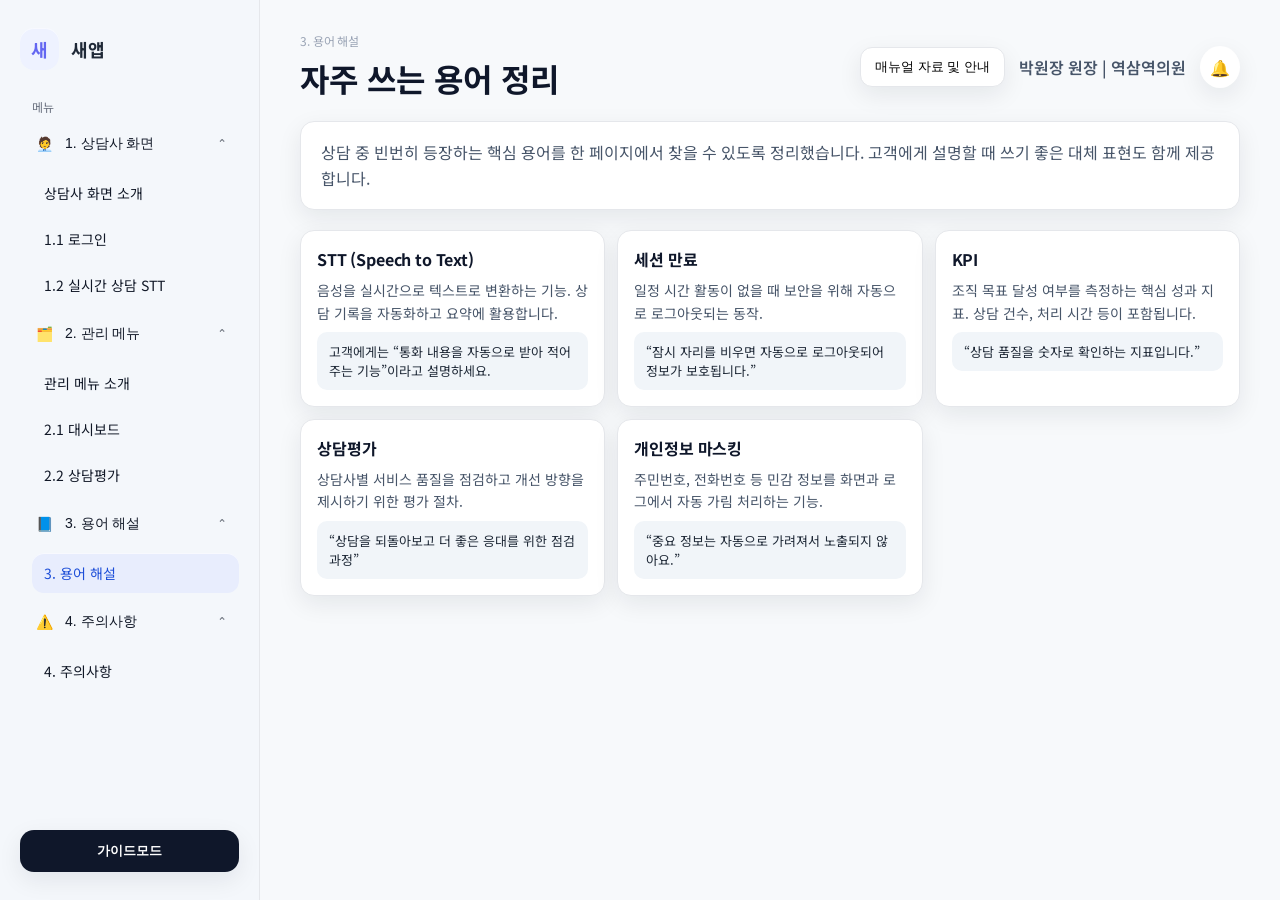
<file: glossary.html>
<!DOCTYPE html>
<html lang="ko">
<head>
  <meta charset="UTF-8">
  <meta name="viewport" content="width=device-width, initial-scale=1.0">
  <title>용어 해설 | AI상담가이드</title>
  <link rel="stylesheet" href="style.css">
  <link rel="preconnect" href="https://fonts.googleapis.com">
  <link rel="preconnect" href="https://fonts.gstatic.com" crossorigin>
  <link href="https://fonts.googleapis.com/css2?family=Noto+Sans+KR:wght@400;500;600;700&display=swap" rel="stylesheet">
</head>
<body data-page="glossary">
  <div class="app">
    <aside class="sidebar">
      <div class="logo">
        <span class="logo-mark">새</span>
        <span class="logo-text">새앱</span>
      </div>
      <nav class="nav" id="navMenu">
        <div class="nav-section">
          <div class="nav-label">메뉴</div>
          <button class="nav-accordion" data-target="counselor" aria-expanded="true">
            <span class="icon">🧑‍💼</span>
            <span class="text">1. 상담사 화면</span>
            <span class="chevron" aria-hidden="true">⌄</span>
          </button>
          <div class="nav-panel open" id="counselor">
            <a class="nav-item" data-section="counselor" data-page="counselor" href="counselor.html">상담사 화면 소개</a>
            <a class="nav-item" data-section="login" data-page="counselor" href="counselor.html#login">1.1 로그인</a>
            <a class="nav-item" data-section="stt" data-page="counselor" href="counselor.html#stt">1.2 실시간 상담 STT</a>
          </div>

          <button class="nav-accordion" data-target="management" aria-expanded="true">
            <span class="icon">🗂️</span>
            <span class="text">2. 관리 메뉴</span>
            <span class="chevron" aria-hidden="true">⌄</span>
          </button>
          <div class="nav-panel open" id="management">
            <a class="nav-item" data-section="management" data-page="management" href="management.html">관리 메뉴 소개</a>
            <a class="nav-item" data-section="dashboard" data-page="management" href="management.html#dashboard">2.1 대시보드</a>
            <a class="nav-item" data-section="review" data-page="management" href="management.html#review">2.2 상담평가</a>
          </div>

          <button class="nav-accordion" data-target="glossary" aria-expanded="true">
            <span class="icon">📘</span>
            <span class="text">3. 용어 해설</span>
            <span class="chevron" aria-hidden="true">⌄</span>
          </button>
          <div class="nav-panel open" id="glossary">
            <a class="nav-item" data-section="glossary" data-page="glossary" href="glossary.html">3. 용어 해설</a>
          </div>

          <button class="nav-accordion" data-target="caution" aria-expanded="true">
            <span class="icon">⚠️</span>
            <span class="text">4. 주의사항</span>
            <span class="chevron" aria-hidden="true">⌄</span>
          </button>
          <div class="nav-panel open" id="caution">
            <a class="nav-item" data-section="caution" data-page="caution" href="caution.html">4. 주의사항</a>
          </div>
        </div>
      </nav>
      <button class="guide-button">가이드모드</button>
    </aside>

    <main class="content content--detail" id="glossary-page">
      <header class="top-bar">
        <div>
          <p class="breadcrumb">3. 용어 해설</p>
          <h1>자주 쓰는 용어 정리</h1>
        </div>
        <div class="user-area">
          <button class="btn-outline">매뉴얼 자료 및 안내</button>
          <span class="user">박원장 원장 | 역삼역의원</span>
          <span class="bell" aria-hidden="true">🔔</span>
        </div>
      </header>

      <section class="intro">
        <p>상담 중 빈번히 등장하는 핵심 용어를 한 페이지에서 찾을 수 있도록 정리했습니다. 고객에게 설명할 때 쓰기 좋은 대체 표현도 함께 제공합니다.</p>
      </section>

      <section class="term-list">
        <article class="term-card">
          <div class="term-title">STT (Speech to Text)</div>
          <p class="term-desc">음성을 실시간으로 텍스트로 변환하는 기능. 상담 기록을 자동화하고 요약에 활용합니다.</p>
          <div class="term-alt">고객에게는 “통화 내용을 자동으로 받아 적어주는 기능”이라고 설명하세요.</div>
        </article>
        <article class="term-card">
          <div class="term-title">세션 만료</div>
          <p class="term-desc">일정 시간 활동이 없을 때 보안을 위해 자동으로 로그아웃되는 동작.</p>
          <div class="term-alt">“잠시 자리를 비우면 자동으로 로그아웃되어 정보가 보호됩니다.”</div>
        </article>
        <article class="term-card">
          <div class="term-title">KPI</div>
          <p class="term-desc">조직 목표 달성 여부를 측정하는 핵심 성과 지표. 상담 건수, 처리 시간 등이 포함됩니다.</p>
          <div class="term-alt">“상담 품질을 숫자로 확인하는 지표입니다.”</div>
        </article>
        <article class="term-card">
          <div class="term-title">상담평가</div>
          <p class="term-desc">상담사별 서비스 품질을 점검하고 개선 방향을 제시하기 위한 평가 절차.</p>
          <div class="term-alt">“상담을 되돌아보고 더 좋은 응대를 위한 점검 과정”</div>
        </article>
        <article class="term-card">
          <div class="term-title">개인정보 마스킹</div>
          <p class="term-desc">주민번호, 전화번호 등 민감 정보를 화면과 로그에서 자동 가림 처리하는 기능.</p>
          <div class="term-alt">“중요 정보는 자동으로 가려져서 노출되지 않아요.”</div>
        </article>
      </section>
    </main>
  </div>

  <script src="script.js"></script>
</body>
</html>
</file>
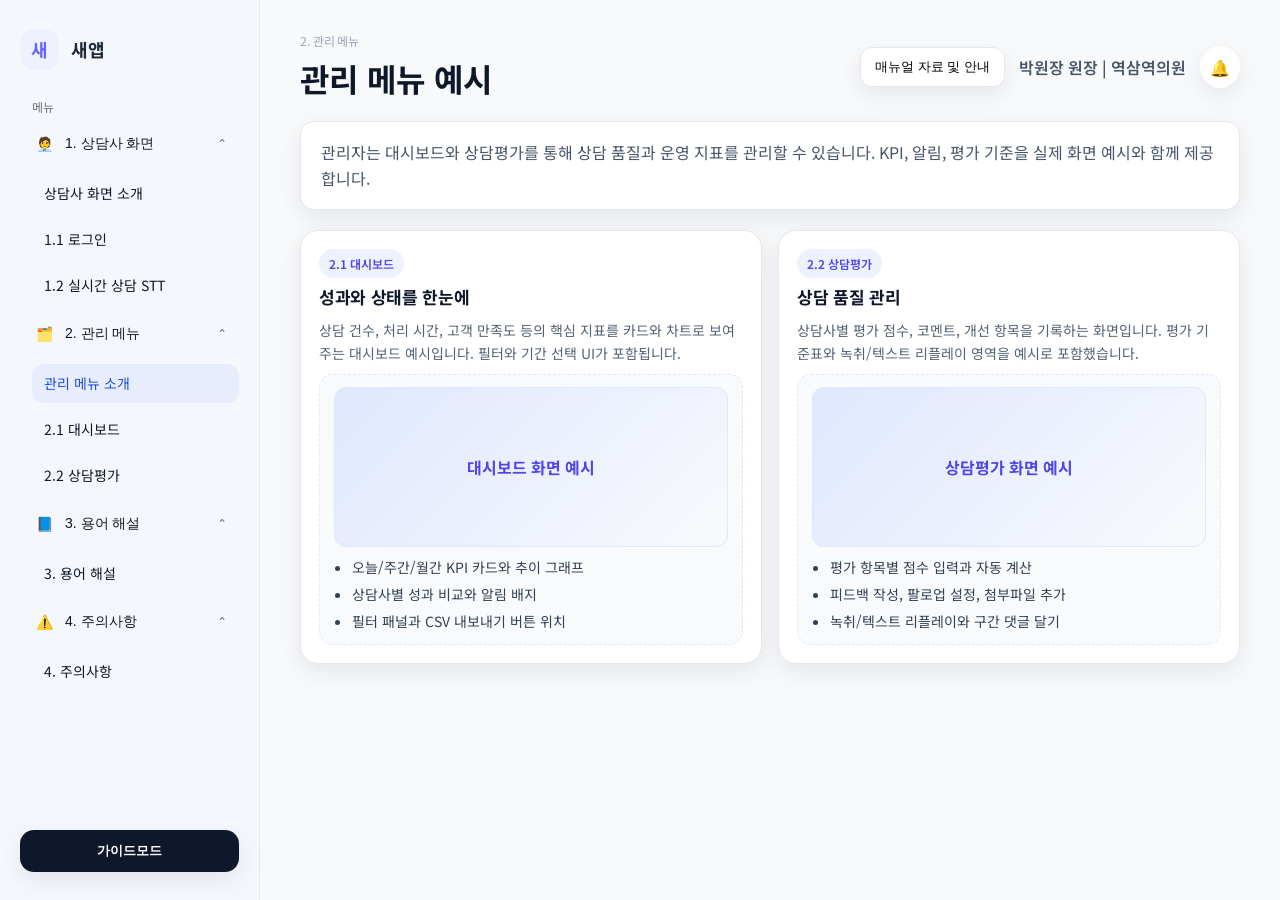
<file: management.html>
<!DOCTYPE html>
<html lang="ko">
<head>
  <meta charset="UTF-8">
  <meta name="viewport" content="width=device-width, initial-scale=1.0">
  <title>관리 메뉴 | AI상담가이드</title>
  <link rel="stylesheet" href="style.css">
  <link rel="preconnect" href="https://fonts.googleapis.com">
  <link rel="preconnect" href="https://fonts.gstatic.com" crossorigin>
  <link href="https://fonts.googleapis.com/css2?family=Noto+Sans+KR:wght@400;500;600;700&display=swap" rel="stylesheet">
</head>
<body data-page="management">
  <div class="app">
    <aside class="sidebar">
      <div class="logo">
        <span class="logo-mark">새</span>
        <span class="logo-text">새앱</span>
      </div>
      <nav class="nav" id="navMenu">
        <div class="nav-section">
          <div class="nav-label">메뉴</div>
          <button class="nav-accordion" data-target="counselor" aria-expanded="true">
            <span class="icon">🧑‍💼</span>
            <span class="text">1. 상담사 화면</span>
            <span class="chevron" aria-hidden="true">⌄</span>
          </button>
          <div class="nav-panel open" id="counselor">
            <a class="nav-item" data-section="counselor" data-page="counselor" href="counselor.html">상담사 화면 소개</a>
            <a class="nav-item" data-section="login" data-page="counselor" href="counselor.html#login">1.1 로그인</a>
            <a class="nav-item" data-section="stt" data-page="counselor" href="counselor.html#stt">1.2 실시간 상담 STT</a>
          </div>

          <button class="nav-accordion" data-target="management" aria-expanded="true">
            <span class="icon">🗂️</span>
            <span class="text">2. 관리 메뉴</span>
            <span class="chevron" aria-hidden="true">⌄</span>
          </button>
          <div class="nav-panel open" id="management">
            <a class="nav-item" data-section="management" data-page="management" href="management.html">관리 메뉴 소개</a>
            <a class="nav-item" data-section="dashboard" data-page="management" href="#dashboard">2.1 대시보드</a>
            <a class="nav-item" data-section="review" data-page="management" href="#review">2.2 상담평가</a>
          </div>

          <button class="nav-accordion" data-target="glossary" aria-expanded="true">
            <span class="icon">📘</span>
            <span class="text">3. 용어 해설</span>
            <span class="chevron" aria-hidden="true">⌄</span>
          </button>
          <div class="nav-panel open" id="glossary">
            <a class="nav-item" data-section="glossary" data-page="glossary" href="glossary.html">3. 용어 해설</a>
          </div>

          <button class="nav-accordion" data-target="caution" aria-expanded="true">
            <span class="icon">⚠️</span>
            <span class="text">4. 주의사항</span>
            <span class="chevron" aria-hidden="true">⌄</span>
          </button>
          <div class="nav-panel open" id="caution">
            <a class="nav-item" data-section="caution" data-page="caution" href="caution.html">4. 주의사항</a>
          </div>
        </div>
      </nav>
      <button class="guide-button">가이드모드</button>
    </aside>

    <main class="content content--detail" id="management-page">
      <header class="top-bar">
        <div>
          <p class="breadcrumb">2. 관리 메뉴</p>
          <h1>관리 메뉴 예시</h1>
        </div>
        <div class="user-area">
          <button class="btn-outline">매뉴얼 자료 및 안내</button>
          <span class="user">박원장 원장 | 역삼역의원</span>
          <span class="bell" aria-hidden="true">🔔</span>
        </div>
      </header>

      <section class="intro">
        <p>관리자는 대시보드와 상담평가를 통해 상담 품질과 운영 지표를 관리할 수 있습니다. KPI, 알림, 평가 기준을 실제 화면 예시와 함께 제공합니다.</p>
      </section>

      <section class="detail-grid detail-grid--single">
        <article id="dashboard" class="detail-card">
          <div class="detail-card__header">
            <div class="pill">2.1 대시보드</div>
            <h2>성과와 상태를 한눈에</h2>
          </div>
          <p class="detail-card__desc">상담 건수, 처리 시간, 고객 만족도 등의 핵심 지표를 카드와 차트로 보여주는 대시보드 예시입니다. 필터와 기간 선택 UI가 포함됩니다.</p>
          <div class="figure">
            <div class="figure__screen">대시보드 화면 예시</div>
            <ul class="detail-list">
              <li>오늘/주간/월간 KPI 카드와 추이 그래프</li>
              <li>상담사별 성과 비교와 알림 배지</li>
              <li>필터 패널과 CSV 내보내기 버튼 위치</li>
            </ul>
          </div>
        </article>

        <article id="review" class="detail-card">
          <div class="detail-card__header">
            <div class="pill">2.2 상담평가</div>
            <h2>상담 품질 관리</h2>
          </div>
          <p class="detail-card__desc">상담사별 평가 점수, 코멘트, 개선 항목을 기록하는 화면입니다. 평가 기준표와 녹취/텍스트 리플레이 영역을 예시로 포함했습니다.</p>
          <div class="figure">
            <div class="figure__screen">상담평가 화면 예시</div>
            <ul class="detail-list">
              <li>평가 항목별 점수 입력과 자동 계산</li>
              <li>피드백 작성, 팔로업 설정, 첨부파일 추가</li>
              <li>녹취/텍스트 리플레이와 구간 댓글 달기</li>
            </ul>
          </div>
        </article>
      </section>
    </main>
  </div>

  <script src="script.js"></script>
</body>
</html>
</file>
<file: style.css>
:root {
  --bg: #f7f9fb;
  --panel: #ffffff;
  --muted: #9aa4b5;
  --primary: #0f172a;
  --accent: #3b82f6;
  --border: #e5e7eb;
  --shadow: 0 8px 24px rgba(15, 23, 42, 0.08);
}

* {
  box-sizing: border-box;
  margin: 0;
  padding: 0;
}

body {
  font-family: 'Noto Sans KR', system-ui, -apple-system, BlinkMacSystemFont, 'Segoe UI', sans-serif;
  background: var(--bg);
  color: var(--primary);
}

a {
  color: inherit;
}

.app {
  min-height: 100vh;
  display: grid;
  grid-template-columns: 260px 1fr;
}

.sidebar {
  background: #f4f7fb;
  border-right: 1px solid var(--border);
  padding: 28px 20px;
  display: flex;
  flex-direction: column;
  gap: 28px;
}

.logo {
  display: flex;
  align-items: center;
  gap: 12px;
  font-weight: 700;
  font-size: 18px;
}

.logo-mark {
  background: #eef2ff;
  color: #6366f1;
  padding: 8px 11px;
  border-radius: 14px;
  box-shadow: inset 0 1px 0 rgba(255, 255, 255, 0.6);
}

.logo-text {
  color: #1f2937;
}

.nav {
  display: flex;
  flex-direction: column;
  gap: 16px;
}

.nav-section {
  display: flex;
  flex-direction: column;
  gap: 8px;
}

.nav-label {
  font-size: 12px;
  letter-spacing: -0.02em;
  color: #6b7280;
  padding: 0 12px;
}

.nav-accordion {
  display: flex;
  align-items: center;
  justify-content: space-between;
  gap: 10px;
  padding: 11px 12px;
  background: transparent;
  border: 1px solid transparent;
  border-radius: 12px;
  font-size: 14px;
  color: #111827;
  cursor: pointer;
  transition: background 0.2s ease, color 0.2s ease, border 0.2s ease;
}

.nav-accordion .text {
  flex: 1;
  text-align: left;
}

.nav-accordion .icon {
  width: 22px;
  text-align: center;
}

.nav-accordion:hover,
.nav-accordion:focus-visible {
  background: rgba(59, 130, 246, 0.08);
  border-color: #dbeafe;
  outline: none;
}

.nav-accordion[aria-expanded='true'] .chevron {
  transform: rotate(180deg);
}

.nav-panel {
  display: none;
  flex-direction: column;
  gap: 6px;
  padding-left: 12px;
}

.nav-panel.open {
  display: flex;
}

.nav-item {
  display: flex;
  align-items: center;
  gap: 10px;
  padding: 10px 12px;
  border: none;
  background: transparent;
  border-radius: 12px;
  color: #111827;
  cursor: pointer;
  transition: background 0.2s ease, color 0.2s ease;
  text-align: left;
  font-size: 14px;
  text-decoration: none;
}

.nav-item:hover,
.nav-item:focus-visible {
  background: rgba(59, 130, 246, 0.08);
  outline: none;
}

.nav-item.active {
  background: #e8edfd;
  color: #1d4ed8;
  box-shadow: inset 0 1px 0 rgba(255, 255, 255, 0.7);
}

.nav-item .icon {
  width: 20px;
  text-align: center;
}

.guide-button {
  margin-top: auto;
  background: var(--primary);
  color: white;
  border: none;
  padding: 12px 16px;
  border-radius: 14px;
  font-weight: 600;
  cursor: pointer;
  box-shadow: var(--shadow);
  transition: transform 0.2s ease, box-shadow 0.2s ease;
}

.guide-button:hover,
.guide-button:focus-visible {
  transform: translateY(-1px);
  box-shadow: 0 12px 32px rgba(15, 23, 42, 0.14);
  outline: none;
}

.content {
  padding: 32px 40px 48px;
  display: flex;
  flex-direction: column;
  gap: 28px;
}

.top-bar {
  display: flex;
  justify-content: space-between;
  align-items: center;
  gap: 20px;
}

.search {
  position: relative;
  flex: 1;
  max-width: 520px;
}

.search input {
  width: 100%;
  padding: 14px 48px 14px 16px;
  border-radius: 14px;
  border: 1px solid var(--border);
  background: var(--panel);
  font-size: 14px;
  box-shadow: var(--shadow);
}

.search input:focus {
  outline: 2px solid #cbd5ff;
  border-color: #cbd5ff;
}

.search-icon {
  position: absolute;
  right: 16px;
  top: 50%;
  transform: translateY(-50%);
  color: #94a3b8;
}

.user-area {
  display: flex;
  align-items: center;
  gap: 14px;
  color: #475569;
  font-weight: 600;
}

.btn-outline {
  background: white;
  border: 1px solid var(--border);
  padding: 10px 14px;
  border-radius: 12px;
  cursor: pointer;
  box-shadow: var(--shadow);
}

.bell {
  background: white;
  border-radius: 50%;
  padding: 9px 10px;
  box-shadow: var(--shadow);
}

.welcome {
  background: var(--panel);
  border-radius: 18px;
  padding: 24px 24px 20px;
  box-shadow: var(--shadow);
  display: flex;
  justify-content: space-between;
  align-items: center;
  gap: 12px;
}

.welcome h1 {
  font-size: 24px;
  font-weight: 700;
  letter-spacing: -0.02em;
}

.welcome p {
  color: #64748b;
  margin-top: 6px;
}

.subtle {
  color: var(--muted);
  font-size: 14px;
}

.card-grid {
  display: grid;
  grid-template-columns: repeat(auto-fill, minmax(280px, 1fr));
  gap: 16px;
}

.card {
  background: var(--panel);
  border-radius: 18px;
  padding: 20px;
  display: grid;
  grid-template-columns: auto 1fr auto;
  align-items: start;
  gap: 12px;
  border: 1px solid var(--border);
  box-shadow: var(--shadow);
  transition: transform 0.2s ease, box-shadow 0.2s ease;
}

.card:hover,
.card:focus-within {
  transform: translateY(-2px);
  box-shadow: 0 12px 32px rgba(15, 23, 42, 0.12);
}

.card-icon {
  width: 42px;
  height: 42px;
  display: inline-flex;
  align-items: center;
  justify-content: center;
  background: #eef2ff;
  color: #4f46e5;
  border-radius: 14px;
  font-size: 18px;
}

.card h2 {
  font-size: 16px;
  margin-bottom: 6px;
  letter-spacing: -0.02em;
}

.card p {
  color: #64748b;
  line-height: 1.5;
  font-size: 14px;
}

.card .cta {
  color: #4f46e5;
  font-weight: 700;
  font-size: 13px;
  text-decoration: none;
}

.content--detail {
  gap: 20px;
}

.breadcrumb {
  font-size: 12px;
  color: var(--muted);
  letter-spacing: -0.01em;
  margin-bottom: 6px;
}

.intro {
  background: var(--panel);
  border-radius: 14px;
  padding: 18px 20px;
  border: 1px solid var(--border);
  box-shadow: var(--shadow);
  color: #475569;
  line-height: 1.6;
}

.detail-grid {
  display: grid;
  grid-template-columns: repeat(auto-fit, minmax(320px, 1fr));
  gap: 16px;
}

.detail-grid--single {
  grid-template-columns: repeat(auto-fit, minmax(420px, 1fr));
}

.detail-card {
  background: var(--panel);
  border: 1px solid var(--border);
  border-radius: 18px;
  padding: 18px;
  box-shadow: var(--shadow);
  display: flex;
  flex-direction: column;
  gap: 10px;
}

.detail-card__header h2 {
  font-size: 17px;
  letter-spacing: -0.02em;
  margin-top: 6px;
}

.detail-card__desc {
  color: #556274;
  line-height: 1.6;
  font-size: 14px;
}

.detail-list {
  list-style: disc;
  padding-left: 18px;
  color: #334155;
  line-height: 1.5;
  font-size: 14px;
}

.detail-list li + li {
  margin-top: 6px;
}

.figure {
  background: #f9fafb;
  border: 1px dashed #dbeafe;
  border-radius: 14px;
  padding: 12px 14px;
  display: grid;
  grid-template-columns: 1fr;
  gap: 10px;
}

.figure__screen {
  height: 160px;
  border-radius: 12px;
  background: linear-gradient(135deg, #e0e7ff, #f8fafc);
  display: grid;
  place-items: center;
  color: #4f46e5;
  font-weight: 700;
  border: 1px solid #dbeafe;
}

.pill {
  display: inline-flex;
  align-items: center;
  gap: 6px;
  padding: 6px 10px;
  border-radius: 999px;
  background: #eef2ff;
  color: #4f46e5;
  font-weight: 600;
  font-size: 12px;
  width: fit-content;
}

.term-list {
  display: grid;
  grid-template-columns: repeat(auto-fit, minmax(300px, 1fr));
  gap: 12px;
}

.term-card {
  background: var(--panel);
  border: 1px solid var(--border);
  border-radius: 14px;
  padding: 16px;
  box-shadow: var(--shadow);
  display: flex;
  flex-direction: column;
  gap: 8px;
}

.term-title {
  font-weight: 700;
  letter-spacing: -0.01em;
}

.term-desc {
  color: #475569;
  line-height: 1.6;
  font-size: 14px;
}

.term-alt {
  background: #f1f5f9;
  border-radius: 10px;
  padding: 10px 12px;
  color: #1f2937;
  font-size: 13px;
}

.caution-grid .detail-card {
  min-height: 220px;
}

@media (max-width: 1024px) {
  .app {
    grid-template-columns: 1fr;
  }

  .sidebar {
    flex-direction: row;
    align-items: center;
    overflow-x: auto;
  }

  .nav {
    flex: 1;
    flex-direction: row;
    flex-wrap: wrap;
  }

  .content {
    padding: 24px;
  }

  .top-bar {
    flex-direction: column;
    align-items: flex-start;
  }

  .user-area {
    width: 100%;
    justify-content: flex-start;
    flex-wrap: wrap;
  }
}
</file>
